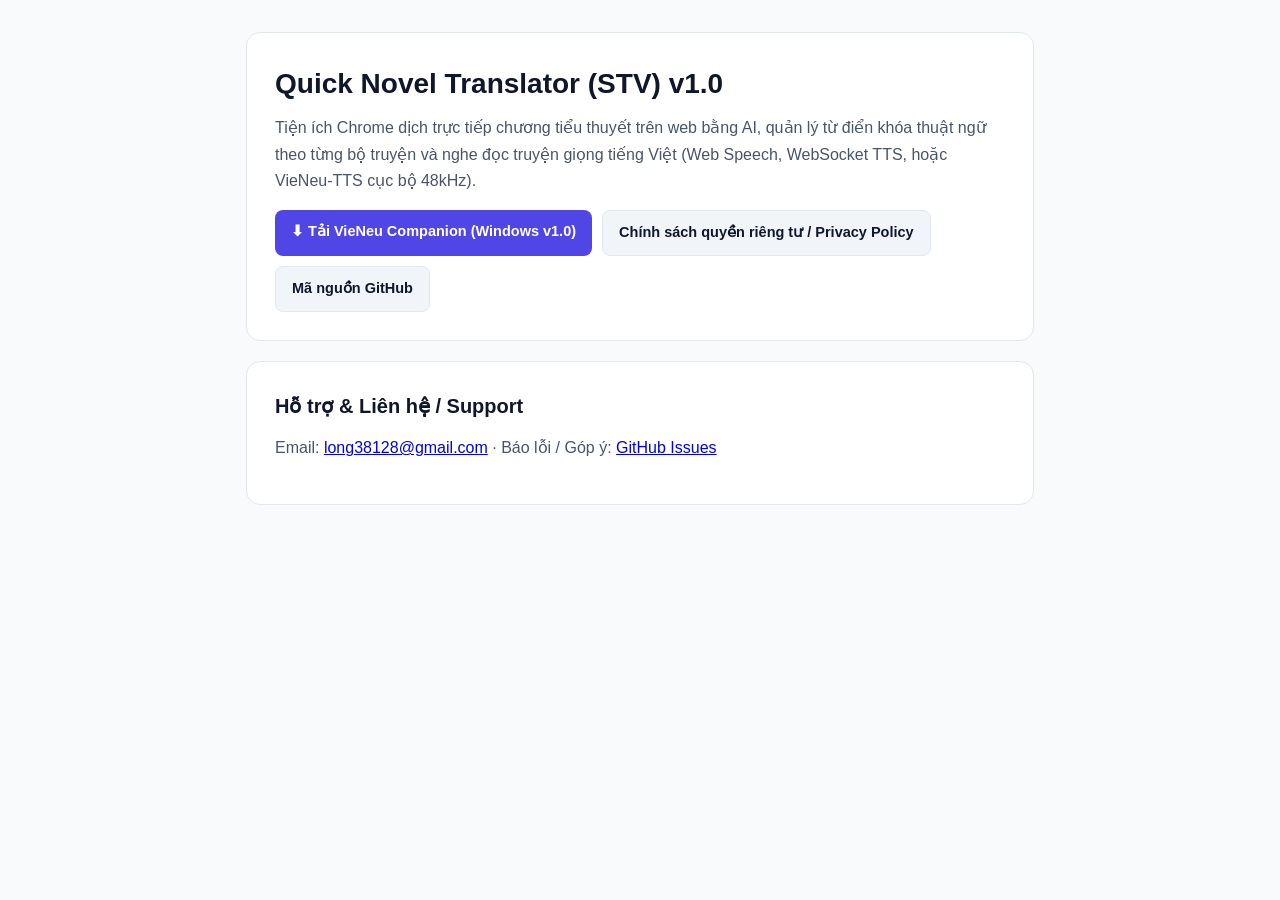
<file: docs/index.html>
<!DOCTYPE html>
<html lang="vi">

<head>
    <meta charset="UTF-8">
    <meta name="viewport" content="width=device-width, initial-scale=1.0">
    <meta name="color-scheme" content="light dark">
    <title>Quick Novel Translator — Dịch &amp; Nghe Tiểu Thuyết AI</title>
    <style>
        :root {
            color-scheme: light dark;
            --bg: #f8fafc;
            --surface: #ffffff;
            --surface-2: #f1f5f9;
            --border: #e2e8f0;
            --text: #0f172a;
            --text-muted: #475569;
            --primary: #4f46e5;
            --accent: #0d9488;
        }

        @media (prefers-color-scheme: dark) {
            :root {
                --bg: #0b1120;
                --surface: #111c33;
                --surface-2: #1e293b;
                --border: #26354d;
                --text: #f8fafc;
                --text-muted: #94a3b8;
                --primary: #818cf8;
                --accent: #2dd4bf;
            }
        }

        * {
            box-sizing: border-box;
        }

        body {
            margin: 0;
            font-family: -apple-system, BlinkMacSystemFont, 'Segoe UI', Roboto, sans-serif;
            font-size: 16px;
            line-height: 1.65;
            color: var(--text);
            background: var(--bg);
        }

        :where(a:any-link):focus-visible {
            outline: 2px solid var(--primary);
            outline-offset: 2px;
        }

        .visually-hidden:where(:not(:focus-within, :active)) {
            position: absolute !important;
            clip-path: inset(50%) !important;
            overflow: hidden !important;
            width: 1px !important;
            height: 1px !important;
            margin: -1px !important;
            padding: 0 !important;
            border: 0 !important;
            white-space: nowrap !important;
        }

        .skip-link:focus {
            position: fixed;
            inset-block-start: 12px;
            inset-inline-start: 12px;
            z-index: 100;
            padding: 8px 14px;
            border-radius: 8px;
            background: var(--primary);
            color: #fff;
            font-weight: 600;
            text-decoration: none;
        }

        .container {
            max-width: 820px;
            margin: 0 auto;
            padding: 32px 16px;
        }

        .card {
            background: var(--surface);
            border: 1px solid var(--border);
            border-radius: 14px;
            padding: 28px;
            margin-bottom: 20px;
        }

        h1 {
            margin: 0 0 8px;
            font-size: 28px;
        }

        h2 {
            margin: 0 0 12px;
            font-size: 20px;
        }

        p {
            margin: 0 0 14px;
            color: var(--text-muted);
        }

        .actions {
            display: flex;
            flex-wrap: wrap;
            gap: 10px;
            margin-top: 16px;
        }

        .btn {
            display: inline-block;
            padding: 10px 16px;
            border-radius: 8px;
            font-weight: 600;
            text-decoration: none;
            font-size: 14.5px;
        }

        .btn-primary {
            background: var(--primary);
            color: #fff;
        }

        .btn-secondary {
            background: var(--surface-2);
            color: var(--text);
            border: 1px solid var(--border);
        }
    </style>
</head>

<body>
    <a href="#main-title" class="skip-link visually-hidden">Skip to content</a>

    <main class="container">
        <section class="card">
            <h1 id="main-title" tabindex="-1">Quick Novel Translator (STV) v1.0</h1>
            <p>Tiện ích Chrome dịch trực tiếp chương tiểu thuyết trên web bằng AI, quản lý từ điển khóa thuật ngữ theo từng bộ truyện và nghe đọc truyện giọng tiếng Việt (Web Speech, WebSocket TTS, hoặc VieNeu-TTS cục bộ 48kHz).</p>
            <div class="actions">
                <a class="btn btn-primary" href="https://github.com/trankhiembaolong/quick-novel-translator/releases/download/v1.0/STV-VieNeu-Companion-Windows-v1.0.zip">⬇ Tải VieNeu Companion (Windows v1.0)</a>
                <a class="btn btn-secondary" href="./privacy.html">Chính sách quyền riêng tư / Privacy Policy</a>
                <a class="btn btn-secondary" href="https://github.com/trankhiembaolong/quick-novel-translator" target="_blank" rel="noopener noreferrer">Mã nguồn GitHub</a>
            </div>
        </section>

        <section class="card">
            <h2>Hỗ trợ &amp; Liên hệ / Support</h2>
            <p>Email: <a href="mailto:long38128@gmail.com">long38128@gmail.com</a> · Báo lỗi / Góp ý: <a href="https://github.com/trankhiembaolong/quick-novel-translator/issues" target="_blank" rel="noopener noreferrer">GitHub Issues</a></p>
        </section>
    </main>
</body>

</html>
</file>
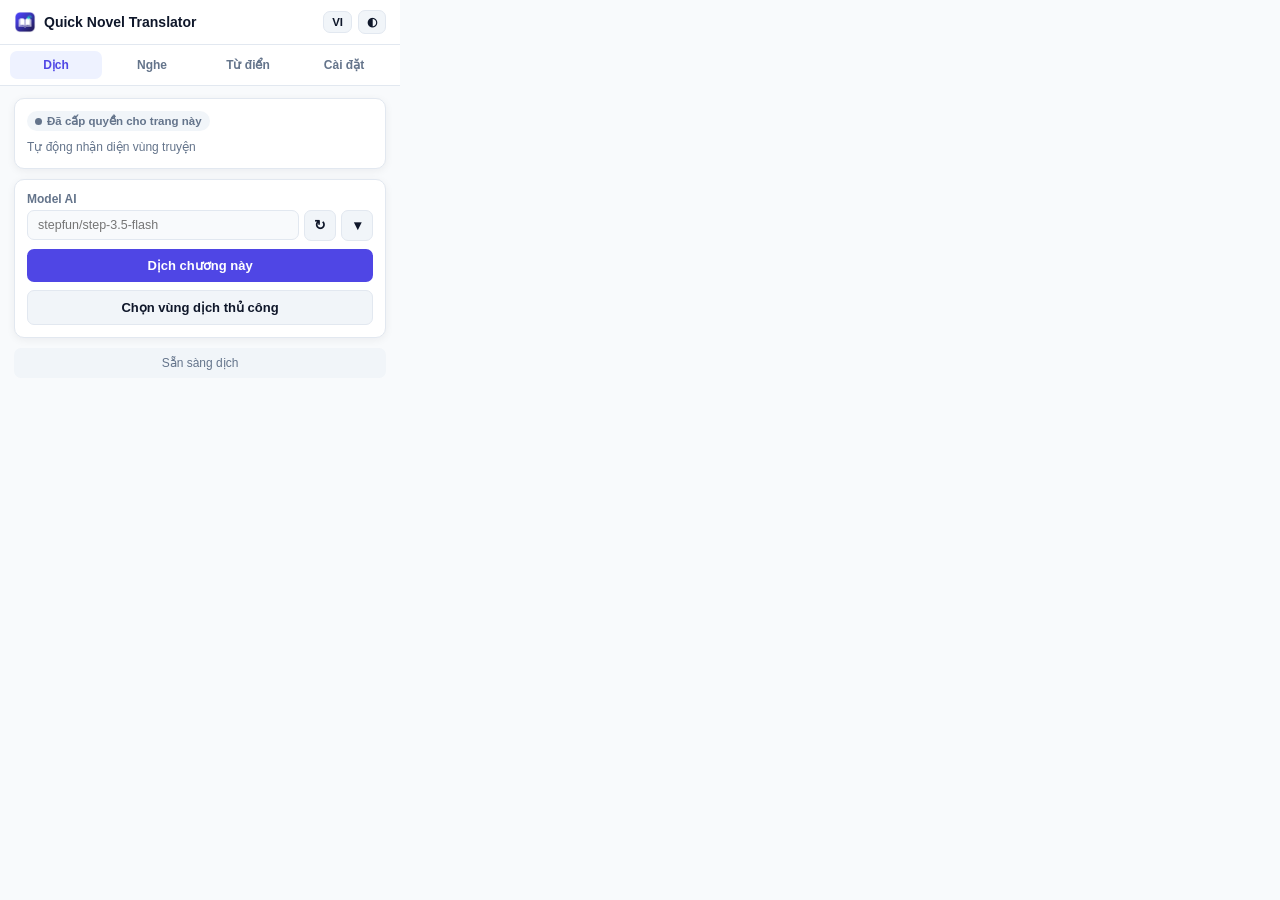
<file: popup.html>
<!DOCTYPE html>
<html lang="vi">

<head>
    <meta charset="UTF-8">
    <meta name="color-scheme" content="dark light">
    <title>Quick Novel Translator</title>
    <link rel="stylesheet" href="popup.css">
</head>

<body>
    <header class="app-header">
        <div class="brand">
            <img src="icons/icon48.png" alt="Logo" class="brand-icon">
            <h1 class="brand-title" data-i18n="app_title">Quick Novel Translator</h1>
        </div>
        <div class="header-actions">
            <button id="btn-lang-toggle" class="icon-btn" type="button" title="Language">VI</button>
            <button id="btn-theme-toggle" class="icon-btn" type="button" title="Theme">◐</button>
        </div>
    </header>

    <nav class="tab-bar" role="tablist">
        <button class="tab-btn active" data-tab="translate" role="tab" aria-selected="true" data-i18n="nav_translate">Dịch</button>
        <button class="tab-btn" data-tab="tts" role="tab" aria-selected="false" data-i18n="nav_tts">Nghe</button>
        <button class="tab-btn" data-tab="glossary" role="tab" aria-selected="false" data-i18n="nav_glossary">Từ điển</button>
        <button class="tab-btn" data-tab="settings" role="tab" aria-selected="false" data-i18n="nav_settings">Cài đặt</button>
    </nav>

    <main class="tab-content">
        <!-- TAB 1: TRANSLATE -->
        <section id="panel-translate" class="tab-panel active" role="tabpanel">
            <!-- Onboarding Card (shown when API Key is missing) -->
            <div id="onboarding-card" class="card card-warning" hidden>
                <h3 class="card-title" data-i18n="onboarding_title">Chào mừng! Thiết lập nhanh 2 bước</h3>
                <p class="muted" data-i18n="onboarding_desc">Nhập API Key (OpenRouter / OpenAI) để bắt đầu dịch truyện ngay trên trình duyệt.</p>
                <div class="input-with-btn">
                    <input type="password" id="onboarding-api-key" data-i18n-attr="placeholder:onboarding_key_placeholder" placeholder="Dán API Key...">
                    <button id="btn-onboarding-save" class="btn btn-primary btn-sm" type="button" data-i18n="onboarding_save_btn">Lưu &amp; Bắt đầu</button>
                </div>
            </div>

            <!-- Site Permission & Selector Status -->
            <div class="card">
                <div class="site-row">
                    <span id="site-perm-badge" class="badge">
                        <span class="dot"></span>
                        <span id="site-perm-text" data-i18n="site_access_granted">Đã cấp quyền cho trang này</span>
                    </span>
                    <button id="btn-grant-site" class="btn btn-secondary btn-sm" type="button" hidden data-i18n="btn_grant_site">Cấp quyền trang này</button>
                </div>
                <div class="site-row">
                    <span id="site-selector-text" class="muted" data-i18n="site_selector_none">Tự động nhận diện vùng truyện</span>
                    <button id="btn-clear-selector" class="btn btn-secondary btn-sm" type="button" hidden data-i18n="btn_clear_selector">Xóa vùng đã lưu</button>
                </div>
            </div>

            <!-- Quick Model & Actions -->
            <div class="card">
                <div class="field model-picker-field">
                    <label class="field-label" for="main-model" data-i18n="label_model">Model AI</label>
                    <div class="model-picker-row">
                        <input type="text" id="main-model" autocomplete="off" data-i18n-attr="placeholder:model_placeholder" placeholder="stepfun/step-3.5-flash">
                        <button id="btn-fetch-models" class="btn btn-secondary btn-sm model-action-btn" type="button" data-i18n-attr="title:btn_fetch_models_title,aria-label:btn_fetch_models_title" title="Tải danh sách model từ API">↻</button>
                        <button id="btn-model-dropdown" class="btn btn-secondary btn-sm model-action-btn" type="button" popovertarget="model-dropdown-panel" aria-expanded="false" aria-controls="model-dropdown-panel" data-i18n-attr="title:btn_model_dropdown_title,aria-label:btn_model_dropdown_title" title="Chọn model từ danh sách">▾</button>
                    </div>
                    <div id="model-dropdown-panel" class="model-dropdown-panel" popover="auto">
                        <div class="model-dropdown-header">
                            <input type="text" id="model-search-input" autocomplete="off" data-i18n-attr="placeholder:model_search_ph" placeholder="Tìm tên model hoặc provider...">
                        </div>
                        <div id="model-provider-filters" class="model-provider-filters"></div>
                        <div id="model-dropdown-meta" class="model-dropdown-meta muted"></div>
                        <div id="model-dropdown-list" class="model-dropdown-list"></div>
                    </div>
                </div>
                <button id="btn-translate" class="btn btn-primary" type="button" data-i18n="btn_translate">Dịch chương này</button>
                <button id="btn-pick" class="btn btn-secondary" type="button" data-i18n="btn_pick_area">Chọn vùng dịch thủ công</button>
            </div>

            <div id="status-text" class="status-banner" data-i18n="status_ready">Sẵn sàng dịch</div>
        </section>

        <!-- TAB 2: TTS / LISTEN -->
        <section id="panel-tts" class="tab-panel" role="tabpanel">
            <div class="card">
                <div class="field">
                    <label class="field-label" for="tts-engine-select" data-i18n="tts_engine_label">Engine đọc giọng</label>
                    <select id="tts-engine-select">
                        <option value="ws_default" data-i18n="tts_engine_ws">WebSocket TTS (Mặc định + Tự fallback)</option>
                        <option value="webspeech" data-i18n="tts_engine_webspeech">Web Speech API (Trình duyệt offline)</option>
                        <option value="vieneu" data-i18n="tts_engine_vieneu">VieNeu Local Server (Nâng cao)</option>
                    </select>
                </div>

                <div class="field">
                    <label class="field-label" for="tts-voice-quick" data-i18n="tts_voice_label">Giọng đọc</label>
                    <select id="tts-voice-quick"></select>
                </div>

                <div class="field">
                    <div class="site-row">
                        <label class="field-label" for="tts-speed-range" data-i18n="tts_speed_label">Tốc độ đọc</label>
                        <span id="tts-speed-label-val" class="muted" style="font-weight: 700;">1.0x</span>
                    </div>
                    <input type="range" id="tts-speed-range" min="0.8" max="2.0" step="0.1" value="1.0">
                </div>

                <div class="btn-row">
                    <button id="btn-tts-play" class="btn btn-accent" type="button" data-i18n="btn_tts_play">Nghe chương này</button>
                    <button id="btn-tts-stop" class="btn btn-danger" type="button" hidden data-i18n="btn_tts_stop">Dừng đọc</button>
                </div>
            </div>

            <!-- Offline Audio Export Card -->
            <div class="card">
                <h3 class="card-title" data-i18n="tts_download_title">Tải Audio nghe offline (WAV)</h3>
                <div class="field">
                    <label class="field-label" for="tts-download-source" data-i18n="tts_download_source_label">Nguồn tạo Audio khi tải</label>
                    <select id="tts-download-source">
                        <option value="current" data-i18n="tts_download_source_current">Theo Engine đang chọn ở trên</option>
                        <option value="colab_gpu" data-i18n="tts_download_source_colab">⚡ VieNeu · Google Colab GPU (Siêu tốc)</option>
                    </select>
                </div>
                <div id="tts-colab-panel" class="colab-box" hidden>
                    <div class="site-row">
                        <span id="tts-colab-badge" class="badge">
                            <span class="dot"></span>
                            <span id="tts-colab-status-label" data-i18n="tts_colab_badge_offline">Colab: Chưa kết nối</span>
                        </span>
                        <span id="tts-colab-gpu-pill" class="pill-tag">T4 · 6x</span>
                    </div>
                    <div class="btn-row">
                        <button id="btn-tts-colab-open" class="btn btn-primary btn-sm" type="button" data-i18n="tts_colab_btn_open">🚀 Mở Colab GPU</button>
                        <button id="btn-tts-colab-copy" class="btn btn-secondary btn-sm" type="button" data-i18n="tts_colab_btn_copy">📋 Copy lệnh Colab</button>
                    </div>
                    <div class="input-with-btn">
                        <input type="text" id="tts-colab-url" autocomplete="off" data-i18n-attr="placeholder:tts_colab_url_ph" placeholder="Dán link https://xxxx.trycloudflare.com...">
                        <button id="btn-tts-colab-paste" class="btn btn-secondary btn-sm" type="button" data-i18n="tts_colab_btn_paste">📋 Dán</button>
                    </div>
                    <div class="field">
                        <label class="field-label" for="tts-colab-voice" data-i18n="tts_colab_voice_label">Giọng đọc VieNeu (Colab)</label>
                        <select id="tts-colab-voice"></select>
                    </div>
                    <p id="tts-colab-hint" class="muted" data-i18n="tts_colab_step_hint">B1: Bấm Mở Colab &amp; chạy nút ▶ · B2: Bấm Dán link rồi Tải Audio.</p>
                </div>
                <div class="field">
                    <label class="field-label" for="tts-export-translate-concurrency" data-i18n="tts_export_translate_concurrency_label">Luồng dịch song song khi tải WAV</label>
                    <select id="tts-export-translate-concurrency" name="ttsExportTranslateConcurrency">
                        <option value="1" data-i18n="optExportTransConc1">1 luồng (Tuần tự, giữ từ điển tuyệt đối)</option>
                        <option value="2" data-i18n="optExportTransConc2">2 luồng (Nhẹ nhàng)</option>
                        <option value="3" selected data-i18n="optExportTransConc3">3 luồng (Cân bằng · Khuyên dùng)</option>
                        <option value="4" data-i18n="optExportTransConc4">4 luồng (Nhanh)</option>
                        <option value="5" data-i18n="optExportTransConc5">5 luồng (Rất nhanh)</option>
                        <option value="6" data-i18n="optExportTransConc6">6 luồng (Tối đa · Cần API ổn định)</option>
                    </select>
                </div>
                <div class="field">
                    <label class="field-label" for="tts-export-fetch-pace" data-i18n="tts_export_fetch_pace_label">Nhịp quét chương (chống Captcha)</label>
                    <select id="tts-export-fetch-pace" name="ttsExportFetchPace">
                        <option value="natural" selected data-i18n="optExportFetchPaceNatural">Tự nhiên như người đọc (Khuyên dùng)</option>
                        <option value="gentle" data-i18n="optExportFetchPaceGentle">Rất chậm · An toàn tối đa (1 chương/lần)</option>
                        <option value="fast" data-i18n="optExportFetchPaceFast">Nhanh (Tải trước nhiều chương · Dễ dính Captcha)</option>
                    </select>
                </div>
                <div class="field">
                    <label class="field-label" for="tts-download-minutes" data-i18n="tts_download_minutes_label">Thời lượng tối thiểu (phút)</label>
                    <div class="input-with-btn">
                        <input type="number" id="tts-download-minutes" name="ttsDownloadMinutes" min="5" max="240" step="5" value="30" inputmode="numeric" aria-describedby="tts-download-hint" style="flex: 0 0 90px;">
                        <button id="btn-tts-download" class="btn btn-secondary" type="button" data-i18n="btn_tts_download" style="flex: 1;">⬇ Tải Audio (WAV)</button>
                    </div>
                </div>
                <p id="tts-download-hint" class="muted" data-i18n="tts_download_hint">Tự động nối tiếp và đọc trọn các chương sau cho đến khi đủ số phút.</p>
            </div>

            <!-- Advanced VieNeu Setup Card (collapsible / shown when VieNeu selected or user expands) -->
            <div id="vieneu-advanced-card" class="card" hidden>
                <div class="site-row">
                    <h3 class="card-title" data-i18n="tts_vieneu_guide_title">Cài đặt VieNeu-TTS Local</h3>
                    <span id="tts-server-badge" class="badge">
                        <span class="dot" id="tts-server-dot"></span>
                        <span id="tts-server-label" data-i18n="tts_vieneu_off">VieNeu: Đang tắt</span>
                    </span>
                </div>
                <p class="muted" data-i18n="tts_vieneu_guide_desc">Dùng giọng AI tiếng Việt chất lượng cao chạy trên máy cá nhân qua Native Host.</p>
                <div class="btn-row">
                    <button id="btn-tts-server-toggle" class="btn btn-secondary btn-sm" type="button" data-i18n="btn_vieneu_start">Bật Server</button>
                    <button id="btn-vieneu-install-guide" class="btn btn-secondary btn-sm" type="button" data-i18n="btn_vieneu_setup">Hướng dẫn &amp; Cài đặt VieNeu</button>
                </div>
                <div id="tts-host-hint" class="muted" hidden style="word-break: break-word;"></div>
            </div>

            <div id="tts-status-text" class="status-banner" data-i18n="tts_status_idle">Chọn chương và bấm Nghe để bắt đầu.</div>
        </section>

        <!-- TAB 3: GLOSSARY -->
        <section id="panel-glossary" class="tab-panel" role="tabpanel">
            <div class="subtab-bar" role="tablist">
                <button id="subtab-glossary-terms" class="subtab-btn active" data-glossary-subtab="terms" role="tab" aria-selected="true" type="button" data-i18n="glossary_subtab_terms">Thuật ngữ</button>
                <button id="subtab-glossary-icons" class="subtab-btn" data-glossary-subtab="icons" role="tab" aria-selected="false" type="button" data-i18n="glossary_subtab_icons">Emoji / Icon</button>
            </div>

            <div id="glossary-subpanel-terms">
                <div class="card">
                    <div class="input-with-btn">
                        <select id="glossary-profile-select"></select>
                        <button id="btn-new-profile" class="btn btn-primary btn-sm" type="button" data-i18n="btn_new_profile">Tạo mới</button>
                        <button id="btn-delete-profile" class="btn btn-danger btn-sm" type="button" data-i18n="btn_delete_profile">Xóa</button>
                    </div>
                    <div class="input-with-btn">
                        <input type="text" id="add-orig" data-i18n-attr="placeholder:glossary_orig_ph" placeholder="Từ gốc (Trung)">
                        <input type="text" id="add-hanviet" data-i18n-attr="placeholder:glossary_viet_ph" placeholder="Nghĩa dịch (Việt)">
                        <button id="btn-add-term" class="btn btn-primary btn-sm" type="button" data-i18n="btn_add">Thêm</button>
                    </div>
                </div>

                <div class="card">
                    <div class="site-row">
                        <strong style="font-size: 12.5px;"><span id="glossary-list-heading">Danh sách</span> (<span id="glossary-count">0</span>)</strong>
                        <div style="display: flex; gap: 4px;">
                            <button id="btn-export-glossary" class="btn btn-secondary btn-sm" type="button" data-i18n="btn_export_json">Xuất JSON</button>
                            <button id="btn-import-glossary" class="btn btn-secondary btn-sm" type="button" data-i18n="btn_import_json">Nhập JSON</button>
                            <input type="file" id="glossary-import-file" accept=".json,application/json" style="display: none;">
                        </div>
                    </div>

                    <div class="input-with-btn">
                        <input type="text" id="glossary-search-input" data-i18n-attr="placeholder:glossary_search_ph" placeholder="Tìm từ gốc hoặc nghĩa dịch...">
                        <button id="btn-clear-search" class="btn btn-secondary btn-sm" type="button" hidden>✕</button>
                    </div>

                    <div class="filter-pills">
                        <button class="pill-btn active" data-filter="all" type="button" data-i18n="glossary_filter_all">Tất cả</button>
                        <button class="pill-btn" data-filter="locked" type="button" data-i18n="glossary_filter_locked">Đã khóa</button>
                        <button class="pill-btn" data-filter="unlocked" type="button" data-i18n="glossary_filter_unlocked">Chưa khóa</button>
                    </div>

                    <div id="glossary-batch-actions" class="glossary-tools">
                        <label class="checkbox-row" style="font-size: 11.5px;">
                            <input type="checkbox" id="select-all-terms">
                            <span data-i18n="glossary_select_all">Chọn tất cả</span>
                        </label>
                        <div style="display: flex; gap: 4px; flex-wrap: wrap;">
                            <button id="btn-scan-cleanup" class="btn btn-secondary btn-sm" type="button" data-i18n="btn_scan_clean">Quét rác</button>
                            <button id="btn-move-used" class="btn btn-secondary btn-sm" type="button" data-i18n="btn_move_used">Chuyển đã dùng</button>
                            <button id="btn-delete-selected" class="btn btn-danger btn-sm" type="button" hidden>Xóa</button>
                        </div>
                    </div>

                    <div id="glossary-list" class="glossary-list"></div>
                </div>
            </div>

            <div id="glossary-subpanel-icons" hidden>
                <div class="card">
                    <div class="input-with-btn">
                        <input type="text" id="add-icon-symbol" style="flex: 0 0 96px;" data-i18n-attr="placeholder:icon_lib_symbol_ph" placeholder="Icon / Kaomoji">
                        <input type="text" id="add-icon-meaning" data-i18n-attr="placeholder:icon_lib_meaning_ph" placeholder="Câu mô tả TTS...">
                        <button id="btn-add-icon" class="btn btn-primary btn-sm" type="button" data-i18n="btn_add">Thêm</button>
                    </div>
                    <label class="checkbox-row" style="font-size: 11.5px;">
                        <input type="checkbox" id="add-icon-skip">
                        <span data-i18n="icon_lib_skip_label">Bỏ qua (không đọc icon này khi TTS)</span>
                    </label>
                </div>

                <div class="card">
                    <div class="site-row">
                        <strong style="font-size: 12.5px;"><span id="icon-lib-heading" data-i18n="icon_lib_list_title">Thư viện Icon</span> (<span id="icon-lib-count">0</span>)</strong>
                        <div style="display: flex; gap: 4px;">
                            <button id="btn-export-icons" class="btn btn-secondary btn-sm" type="button" data-i18n="btn_export_json">Xuất JSON</button>
                            <button id="btn-import-icons" class="btn btn-secondary btn-sm" type="button" data-i18n="btn_import_json">Nhập JSON</button>
                            <input type="file" id="icon-import-file" accept=".json,application/json" style="display: none;">
                        </div>
                    </div>

                    <div class="input-with-btn">
                        <input type="text" id="icon-search-input" data-i18n-attr="placeholder:icon_lib_search_ph" placeholder="Tìm icon hoặc câu đọc...">
                        <button id="btn-clear-icon-search" class="btn btn-secondary btn-sm" type="button" hidden>✕</button>
                    </div>

                    <div class="icon-kind-bar" role="group" aria-label="Icon category">
                        <button id="icon-kind-all" class="icon-kind-btn active" data-icon-kind="all" type="button" aria-pressed="true">
                            <span data-i18n="icon_kind_all">Tất cả</span>
                            <span id="icon-kind-count-all" class="icon-kind-count">0</span>
                        </button>
                        <button id="icon-kind-emoji" class="icon-kind-btn" data-icon-kind="emoji" type="button" aria-pressed="false">
                            <span data-i18n="icon_kind_emoji">Icon / Emoji</span>
                            <span id="icon-kind-count-emoji" class="icon-kind-count">0</span>
                        </button>
                        <button id="icon-kind-kaomoji" class="icon-kind-btn" data-icon-kind="kaomoji" type="button" aria-pressed="false">
                            <span data-i18n="icon_kind_kaomoji">Kaomoji</span>
                            <span id="icon-kind-count-kaomoji" class="icon-kind-count">0</span>
                        </button>
                    </div>

                    <div class="filter-pills icon-filter-pills">
                        <button class="pill-btn active" data-icon-filter="all" type="button" data-i18n="icon_filter_all">Tất cả</button>
                        <button class="pill-btn" data-icon-filter="custom" type="button" data-i18n="icon_filter_custom">Tùy chỉnh</button>
                        <button class="pill-btn" data-icon-filter="skipped" type="button" data-i18n="icon_filter_skipped">Bỏ qua</button>
                        <button class="pill-btn" data-icon-filter="learned" type="button" data-i18n="icon_filter_learned">AI học</button>
                        <button class="pill-btn" data-icon-filter="default" type="button" data-i18n="icon_filter_default">Mặc định</button>
                    </div>

                    <div id="icon-learned-bar" class="glossary-tools" hidden>
                        <span id="icon-learned-count" class="muted" style="font-size: 11px;"></span>
                        <button id="btn-clear-learned-icons" class="btn btn-secondary btn-sm" type="button" data-i18n="icon_lib_clear_learned">Xóa cache AI</button>
                    </div>

                    <div id="icon-lib-list" class="glossary-list"></div>
                </div>
            </div>
        </section>

        <!-- TAB 4: SETTINGS -->
        <section id="panel-settings" class="tab-panel" role="tabpanel">
            <div class="card">
                <div class="field">
                    <label class="field-label" for="settings-locale" data-i18n="settings_lang_label">Ngôn ngữ giao diện</label>
                    <select id="settings-locale">
                        <option value="vi">Tiếng Việt</option>
                        <option value="en">English</option>
                    </select>
                </div>
            </div>

            <details class="settings-group" open>
                <summary data-i18n="settings_ai_section">Kết nối AI &amp; Phím tắt</summary>
                <div class="settings-body">
                    <div class="field">
                        <label class="field-label" for="api-endpoint" data-i18n="settings_endpoint_label">API Endpoint URL</label>
                        <input type="text" id="api-endpoint" placeholder="https://openrouter.ai/api/v1/chat/completions">
                        <div id="api-perm-row" class="site-row" hidden style="margin-top: 6px;">
                            <span id="api-perm-badge" class="badge">
                                <span class="dot"></span>
                                <span id="api-perm-text" data-i18n="api_access_needed">Chưa cấp quyền API</span>
                            </span>
                            <button id="btn-grant-api-host" class="btn btn-secondary btn-sm" type="button" hidden data-i18n="btn_grant_api_host">Cấp quyền API</button>
                        </div>
                    </div>
                    <div class="field">
                        <label class="field-label" for="api-key" data-i18n="settings_apikey_label">API Key</label>
                        <div class="input-with-btn">
                            <input type="password" id="api-key" placeholder="sk-or-...">
                            <button id="btn-toggle-apikey" class="btn btn-secondary btn-sm" type="button">👁</button>
                        </div>
                    </div>
                    <div class="field">
                        <label class="field-label" for="api-model" data-i18n="label_model">Model AI</label>
                        <input type="text" id="api-model" placeholder="stepfun/step-3.5-flash">
                    </div>
                    <div class="field">
                        <label class="field-label" for="api-shortcut" data-i18n="settings_shortcut_label">Phím tắt</label>
                        <input type="text" id="api-shortcut" readonly placeholder="Alt+T">
                    </div>
                    <div class="field">
                        <label class="field-label" for="api-prompt" data-i18n="settings_prompt_label">System Prompt</label>
                        <textarea id="api-prompt"></textarea>
                    </div>
                </div>
            </details>

            <details class="settings-group">
                <summary data-i18n="settings_reader_section">Giao diện đọc truyện</summary>
                <div class="settings-body">
                    <div class="field">
                        <label class="field-label" for="api-fontfamily" data-i18n="settings_fontfamily_label">Font chữ</label>
                        <select id="api-fontfamily">
                            <option value="Be Vietnam Pro">Be Vietnam Pro</option>
                            <option value="Noto Sans Vietnamese">Noto Sans Vietnamese</option>
                            <option value="Roboto">Roboto</option>
                            <option value="Inter">Inter</option>
                            <option value="Merriweather">Merriweather (Serif)</option>
                            <option value="Source Serif Pro">Source Serif Pro (Serif)</option>
                            <option value="Tahoma">Tahoma</option>
                            <option value="Segoe UI">Segoe UI</option>
                        </select>
                    </div>
                    <div class="btn-row">
                        <div class="field" style="flex: 1;">
                            <label class="field-label" for="api-fontsize" data-i18n="settings_fontsize_label">Cỡ chữ (px)</label>
                            <input type="text" id="api-fontsize" placeholder="22">
                        </div>
                        <div class="field" style="flex: 1;">
                            <label class="field-label" for="api-lineheight" data-i18n="settings_lineheight_label">Giãn dòng</label>
                            <input type="text" id="api-lineheight" placeholder="1.8">
                        </div>
                    </div>
                </div>
            </details>

            <details class="settings-group">
                <summary data-i18n="settings_tts_section">Cấu hình TTS &amp; Tự động chuyển chương</summary>
                <div class="settings-body">
                    <div class="field">
                        <label class="field-label" for="tts-ws-endpoint" data-i18n="settings_ws_url_label">WebSocket TTS Endpoint URL</label>
                        <input type="text" id="tts-ws-endpoint" placeholder="wss://tts.stv-novel.local/v1/tts">
                    </div>
                    <div class="field">
                        <label class="field-label" for="tts-ws-voice" data-i18n="settings_ws_voice_label">Tham số giọng WebSocket</label>
                        <input type="text" id="tts-ws-voice" placeholder="vi-VN-HoaiMyNeural">
                    </div>
                    <label class="checkbox-row">
                        <input type="checkbox" id="tts-ws-fallback" checked>
                        <span data-i18n="settings_ws_fallback_label">Tự động fallback sang Web Speech API khi lỗi mạng</span>
                    </label>
                    <hr style="border: 0; border-top: 1px solid var(--border); width: 100%; margin: 2px 0;">
                    <div class="field">
                        <label class="field-label" for="tts-endpoint" data-i18n="settings_vieneu_url_label">VieNeu Server URL</label>
                        <input type="text" id="tts-endpoint" placeholder="http://127.0.0.1:8000">
                    </div>
                    <div class="btn-row">
                        <div class="field" style="flex: 1;">
                            <label class="field-label" for="tts-backend" data-i18n="settings_vieneu_backend_label">Chế độ VieNeu</label>
                            <select id="tts-backend">
                                <option value="auto">Auto (GPU/CPU)</option>
                                <option value="amd_gpu" data-i18n="optBackendAmdGpu">AMD GPU (DirectML - Tăng tốc Card rời, Chuẩn gốc)</option>
                                <option value="cpu_fp32" data-i18n="optBackendCpuFp32">CPU (ONNX FP32 - Chuẩn)</option>
                                <option value="onnx_int8">CPU (ONNX INT8 - Nhanh ~2x)</option>
                                <option value="pytorch">GPU (PyTorch)</option>
                            </select>
                        </div>
                        <div class="field" style="flex: 1;">
                            <label class="field-label" for="tts-stability">Sampling</label>
                            <select id="tts-stability">
                                <option value="balanced">Balanced (0.4)</option>
                                <option value="strict">Strict (0.25)</option>
                                <option value="natural">Natural (0.8)</option>
                            </select>
                        </div>
                    </div>
                    <div class="field">
                        <label class="field-label" for="tts-apikey" data-i18n="settings_vieneu_key_label">VieNeu API Key</label>
                        <input type="password" id="tts-apikey">
                    </div>
                    <div class="field">
                        <label class="field-label" for="tts-colab-gpu" data-i18n="settings_colab_gpu_label">Loại GPU Google Colab (khi tải Audio)</label>
                        <select id="tts-colab-gpu">
                            <option value="T4" data-i18n="optColabGpuT4">NVIDIA T4 (15GB · Mặc định Free/Pro · 6 luồng)</option>
                            <option value="L4" data-i18n="optColabGpuL4">NVIDIA L4 (22.5GB · Colab Pro · 8 luồng)</option>
                            <option value="A100" data-i18n="optColabGpuA100">NVIDIA A100 (40/80GB · Colab Pro+ · 12 luồng)</option>
                            <option value="auto" data-i18n="optColabGpuAuto">Tự động theo VRAM trên Colab (Auto-scale)</option>
                        </select>
                    </div>
                    <label class="checkbox-row">
                        <input type="checkbox" id="tts-autoplay">
                        <span data-i18n="settings_tts_autoplay">Tự động đọc sau khi dịch xong chương</span>
                    </label>
                    <label class="checkbox-row">
                        <input type="checkbox" id="tts-autonext" checked>
                        <span data-i18n="settings_tts_autonext">Tự động tải trước &amp; chuyển chương tiếp theo</span>
                    </label>
                    <div class="field">
                        <label class="field-label" for="tts-preload-sec" data-i18n="settings_tts_preload_sec">Thời gian tải trước (giây)</label>
                        <input type="number" id="tts-preload-sec" min="5" max="300" placeholder="60">
                    </div>
                    <div class="btn-row">
                        <div class="field" style="flex: 1;">
                            <label class="field-label" for="tts-icon-mode" data-i18n="settings_tts_icon_mode_label">Mô tả icon / kaomoji</label>
                            <select id="tts-icon-mode">
                                <option value="auto" data-i18n="tts_icon_mode_auto">Tự động (Từ điển + AI)</option>
                                <option value="local" data-i18n="tts_icon_mode_local">Chỉ cục bộ (Offline)</option>
                                <option value="off" data-i18n="tts_icon_mode_off">Tắt (chỉ lọc ký tự rác)</option>
                            </select>
                        </div>
                        <div class="field" style="flex: 1;">
                            <label class="field-label" for="tts-icon-style" data-i18n="settings_tts_icon_style_label">Phong cách đọc icon</label>
                            <select id="tts-icon-style">
                                <option value="tagged" data-i18n="tts_icon_style_tagged" selected>Tách bạch (Biểu cảm...)</option>
                                <option value="natural" data-i18n="tts_icon_style_natural">Tự nhiên theo truyện</option>
                            </select>
                        </div>
                    </div>
                    <button id="btn-open-icon-lib" class="btn btn-secondary btn-sm" type="button" data-i18n="btn_open_icon_lib">Quản lý thư viện Emoji / Icon →</button>
                    <label class="checkbox-row">
                        <input type="checkbox" id="settings-debug-log">
                        <span data-i18n="settings_debug_log">Bật log debug chi tiết</span>
                    </label>
                </div>
            </details>

            <button id="btn-save" class="btn btn-primary" type="button" data-i18n="btn_save_settings">Lưu cấu hình</button>
            <div id="save-status" class="status-banner success" hidden data-i18n="settings_saved">Đã lưu cấu hình!</div>
        </section>
    </main>

    <!-- ACCESSIBLE DIALOG MODAL (replaces alert/confirm/prompt) -->
    <div id="app-dialog-overlay" class="modal-overlay" hidden role="dialog" aria-modal="true" aria-labelledby="app-dialog-title">
        <div class="modal-box">
            <h4 id="app-dialog-title"></h4>
            <p id="app-dialog-message" class="muted"></p>
            <input type="text" id="app-dialog-input" hidden>
            <div class="modal-actions">
                <button id="app-dialog-cancel" class="btn btn-secondary btn-sm" type="button" data-i18n="modal_cancel">Hủy</button>
                <button id="app-dialog-confirm" class="btn btn-primary btn-sm" type="button" data-i18n="modal_confirm">Xác nhận</button>
            </div>
        </div>
    </div>

    <!-- MOVE GLOSSARY MODAL -->
    <div id="move-glossary-overlay" class="modal-overlay" hidden role="dialog" aria-modal="true" aria-labelledby="move-modal-title">
        <div class="modal-box">
            <h4 id="move-modal-title" data-i18n="modal_move_title">Chuyển thuật ngữ đã dùng</h4>
            <p class="muted" data-i18n="modal_move_desc">Các thuật ngữ xuất hiện trong chương hiện tại sẽ được chuyển sang thư viện đích.</p>
            <div class="field">
                <label class="field-label" for="move-target-profile" data-i18n="modal_move_target">Thư viện đích</label>
                <select id="move-target-profile"></select>
            </div>
            <div id="move-modal-status" class="muted"></div>
            <div class="modal-actions">
                <button class="btn btn-secondary btn-sm" id="btn-move-cancel" type="button" data-i18n="modal_cancel">Hủy</button>
                <button class="btn btn-primary btn-sm" id="btn-move-confirm" type="button" data-i18n="modal_move_btn">Chuyển</button>
            </div>
        </div>
    </div>

    <!-- CLEAN GLOSSARY MODAL -->
    <div id="clean-glossary-overlay" class="modal-overlay" hidden role="dialog" aria-modal="true" aria-labelledby="clean-modal-title">
        <div class="modal-box" style="max-width: 370px;">
            <h4 id="clean-modal-title" data-i18n="modal_clean_title">Quét &amp; Dọn rác Glossary</h4>
            <p id="clean-summary" class="muted"></p>
            <div id="clean-toolbar" class="site-row" hidden>
                <label class="checkbox-row" style="font-size: 12px;">
                    <input type="checkbox" id="clean-select-all">
                    <span data-i18n="glossary_select_all">Chọn tất cả</span>
                </label>
                <span id="clean-selected-count" class="muted">0</span>
            </div>
            <div id="clean-issue-list" class="clean-issue-list"></div>
            <div id="clean-modal-status" class="muted"></div>
            <div class="modal-actions">
                <button class="btn btn-secondary btn-sm" id="btn-clean-cancel" type="button" data-i18n="modal_close">Đóng</button>
                <button class="btn btn-primary btn-sm" id="btn-clean-apply" type="button">Apply</button>
            </div>
        </div>
    </div>

    <script src="i18n.js"></script>
    <script src="url-validator.js"></script>
    <script src="glossary-utils.js"></script>
    <script src="tts-icon-describer.js"></script>
    <script src="popup.js"></script>
</body>

</html>
</file>
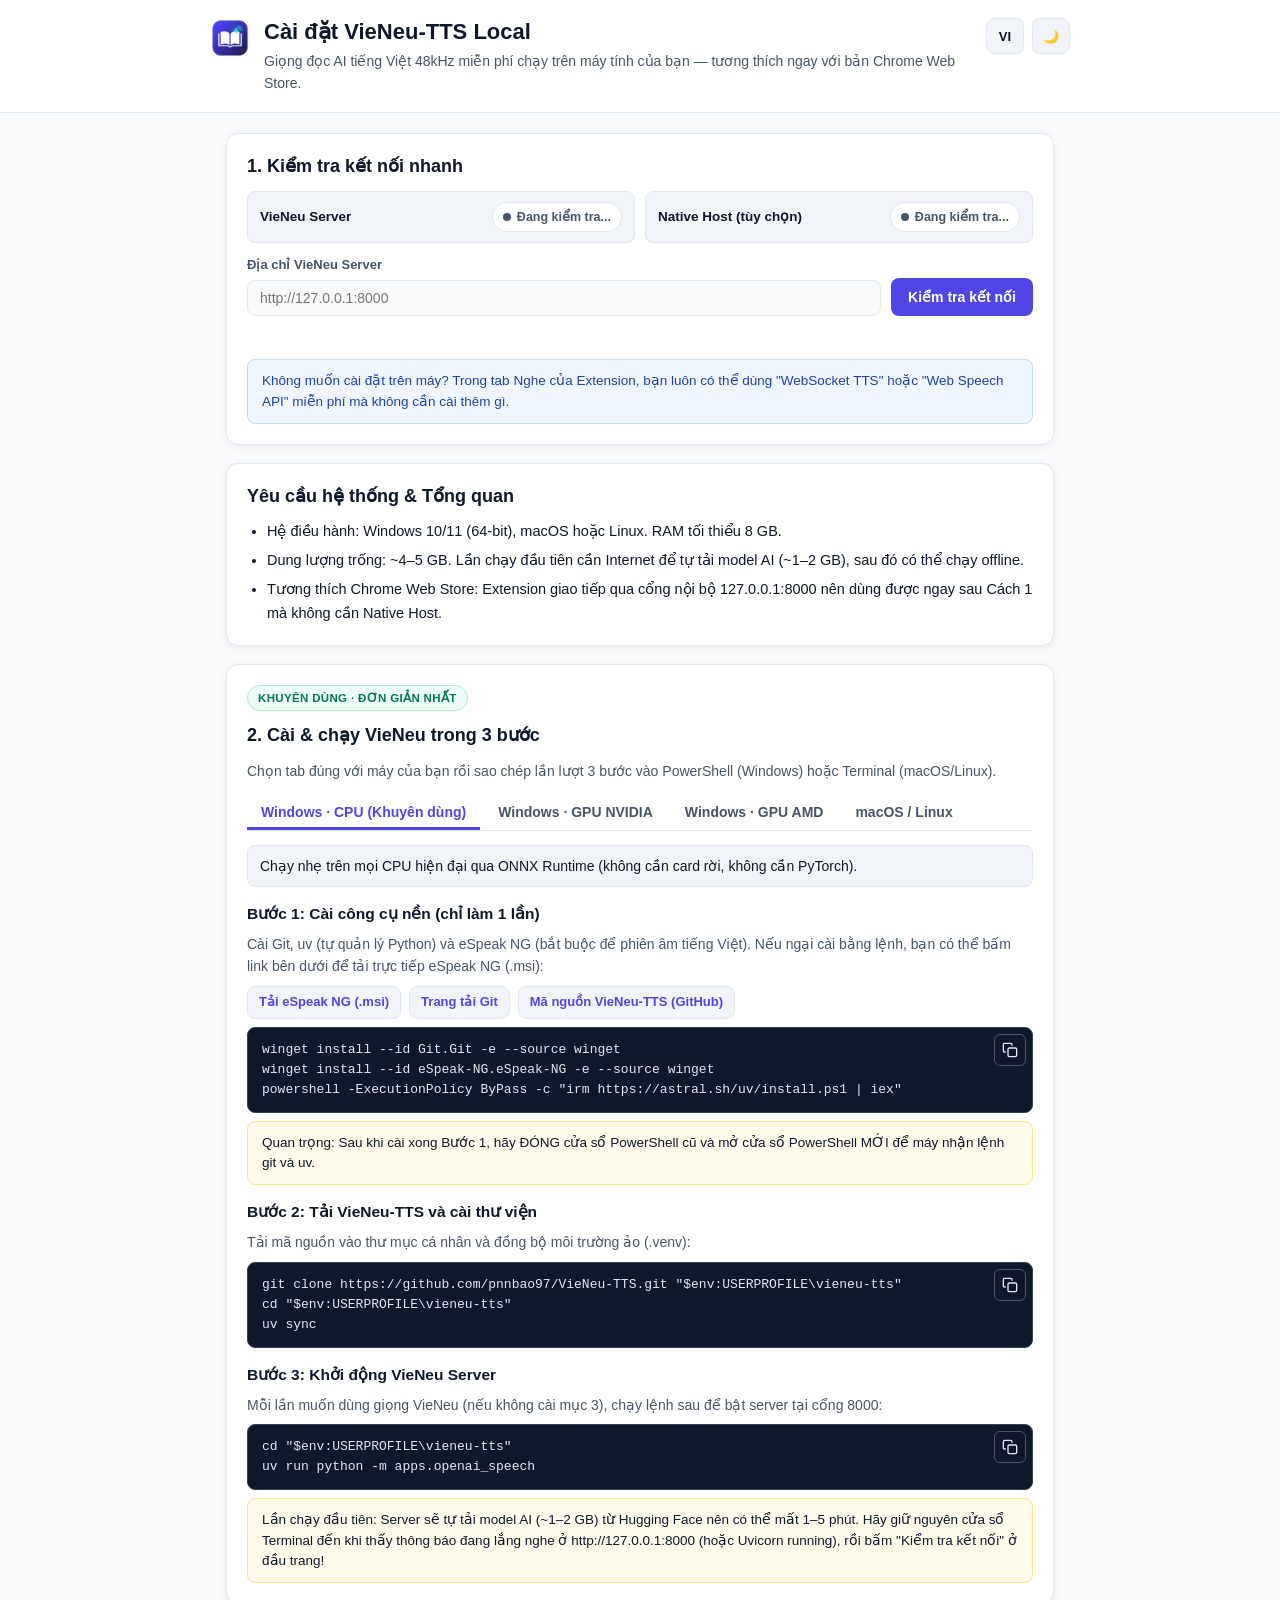
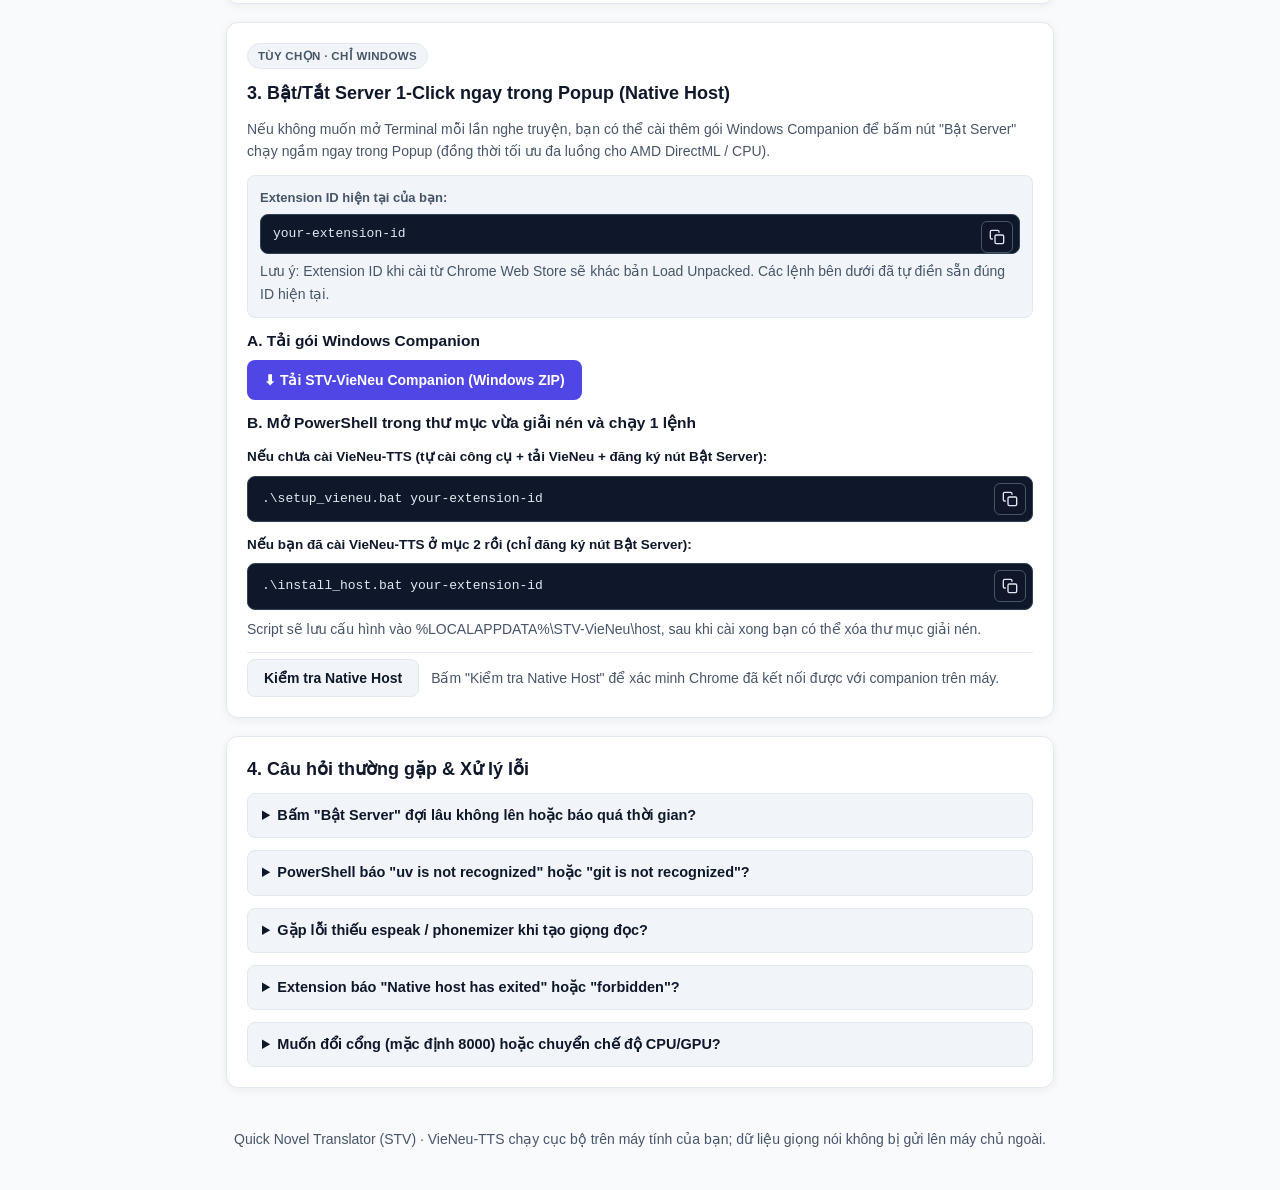
<file: vieneu-setup.html>
<!DOCTYPE html>
<html lang="vi">

<head>
    <meta charset="UTF-8">
    <meta name="viewport" content="width=device-width, initial-scale=1.0">
    <meta name="color-scheme" content="dark light">
    <title data-i18n="setup_page_title">Hướng dẫn cài đặt VieNeu-TTS Local | Quick Novel Translator</title>
    <link rel="stylesheet" href="vieneu-setup.css">
</head>

<body>
    <a href="#setup-main-heading" class="skip-link visually-hidden" data-i18n="setup_skip_link">Chuyển đến nội dung hướng dẫn</a>

    <header class="setup-header">
        <div class="setup-header-inner">
            <div class="brand">
                <img src="icons/icon48.png" alt="" class="brand-icon">
                <div>
                    <h1 id="setup-main-heading" tabindex="-1" class="brand-title" data-i18n="setup_header_title">Cài đặt VieNeu-TTS Local</h1>
                    <p class="brand-subtitle" data-i18n="setup_header_subtitle">Giọng đọc AI tiếng Việt 48kHz miễn phí chạy trên máy tính của bạn — tương thích ngay với bản Chrome Web Store.</p>
                </div>
            </div>
            <div class="header-actions">
                <button id="btn-setup-lang" class="icon-btn" type="button" data-i18n-attr="aria-label:setup_toggle_lang_label,title:setup_toggle_lang_label" aria-label="Chuyển ngôn ngữ giao diện">VI</button>
                <button id="btn-setup-theme" class="icon-btn" type="button" data-i18n-attr="aria-label:setup_toggle_theme_label,title:setup_toggle_theme_label" aria-label="Chuyển giao diện sáng hoặc tối">🌙</button>
            </div>
        </div>
    </header>

    <main class="setup-main">
        <!-- 1. Live Connection & Diagnostics -->
        <section class="card diag-card" aria-labelledby="diag-section-heading">
            <h2 id="diag-section-heading" class="section-heading" data-i18n="setup_diag_title">1. Kiểm tra kết nối nhanh</h2>

            <div class="diag-badges">
                <div class="diag-pill">
                    <span class="diag-pill-label" data-i18n="setup_diag_server_label">VieNeu Server</span>
                    <span id="diag-server-badge" class="badge">
                        <span class="dot" aria-hidden="true"></span>
                        <span id="diag-server-text" data-i18n="setup_diag_checking">Đang kiểm tra...</span>
                    </span>
                </div>
                <div class="diag-pill">
                    <span class="diag-pill-label" data-i18n="setup_diag_host_label">Native Host (tùy chọn)</span>
                    <span id="diag-host-badge" class="badge">
                        <span class="dot" aria-hidden="true"></span>
                        <span id="diag-host-text" data-i18n="setup_diag_checking">Đang kiểm tra...</span>
                    </span>
                </div>
            </div>

            <div class="diag-controls">
                <div class="field diag-url-field">
                    <label class="field-label" for="setup-server-url" data-i18n="setup_server_url_label">Địa chỉ VieNeu Server</label>
                    <input type="text" id="setup-server-url" placeholder="http://127.0.0.1:8000" autocomplete="off">
                </div>
                <div class="diag-btn-group">
                    <button id="btn-check-connection" class="btn btn-primary" type="button" data-i18n="setup_btn_check_conn">Kiểm tra kết nối</button>
                    <button id="btn-activate-vieneu" class="btn btn-accent" type="button" hidden data-i18n="setup_btn_activate">Dùng VieNeu ngay</button>
                </div>
            </div>

            <div id="diag-live-status" class="diag-feedback" role="status" aria-live="polite"></div>

            <div class="callout callout-info">
                <p data-i18n="setup_no_install_tip">Không muốn cài đặt trên máy? Trong tab Nghe của Extension, bạn luôn có thể dùng "WebSocket TTS" hoặc "Web Speech API" miễn phí mà không cần cài thêm gì.</p>
            </div>
        </section>

        <!-- System Requirements Overview -->
        <section class="card" aria-labelledby="prereq-heading">
            <h2 id="prereq-heading" class="section-heading" data-i18n="setup_prereq_title">Yêu cầu hệ thống &amp; Tổng quan</h2>
            <ul class="bullet-list">
                <li data-i18n="setup_prereq_os">Hệ điều hành: Windows 10/11 (64-bit), macOS hoặc Linux. RAM tối thiểu 8 GB.</li>
                <li data-i18n="setup_prereq_disk">Dung lượng trống: ~4–5 GB. Lần chạy đầu tiên cần Internet để tự tải model AI (~1–2 GB), sau đó có thể chạy offline.</li>
                <li data-i18n="setup_prereq_cws">Tương thích Chrome Web Store: Extension giao tiếp qua cổng nội bộ 127.0.0.1:8000 nên dùng được ngay sau Cách 1 mà không cần Native Host.</li>
            </ul>
        </section>

        <!-- 2. Method 1: Recommended 3-Step Terminal Install -->
        <section class="card" aria-labelledby="method1-heading">
            <div class="section-badge-row">
                <span class="pill-tag pill-tag-success" data-i18n="setup_method1_badge">KHUYÊN DÙNG · ĐƠN GIẢN NHẤT</span>
            </div>
            <h2 id="method1-heading" class="section-heading" data-i18n="setup_method1_title">2. Cài &amp; chạy VieNeu trong 3 bước</h2>
            <p class="muted" data-i18n="setup_method1_desc">Chọn tab đúng với máy của bạn rồi sao chép lần lượt 3 bước vào PowerShell (Windows) hoặc Terminal (macOS/Linux).</p>

            <div class="hw-tabs-wrapper">
                <div class="hw-tablist" role="tablist" focusgroup="tablist nomemory" data-i18n-attr="aria-label:setup_hw_tablist_label" aria-label="Chọn hệ điều hành và phần cứng">
                    <button type="button" role="tab" id="tab-win-cpu" data-hw="win-cpu" aria-selected="true" focusgroupstart tabindex="0" data-i18n="setup_tab_win_cpu">Windows · CPU (Khuyên dùng)</button>
                    <button type="button" role="tab" id="tab-win-nvidia" data-hw="win-nvidia" aria-selected="false" tabindex="-1" data-i18n="setup_tab_win_nvidia">Windows · GPU NVIDIA</button>
                    <button type="button" role="tab" id="tab-win-amd" data-hw="win-amd" aria-selected="false" tabindex="-1" data-i18n="setup_tab_win_amd">Windows · GPU AMD</button>
                    <button type="button" role="tab" id="tab-unix" data-hw="unix" aria-selected="false" tabindex="-1" data-i18n="setup_tab_unix">macOS / Linux</button>
                </div>

                <div class="hw-panels-grid">
                    <!-- Panel 1: Windows CPU -->
                    <div id="panel-win-cpu" role="tabpanel" aria-labelledby="tab-win-cpu" data-hw="win-cpu">
                        <div class="hw-panel-body">
                            <p class="hw-note" data-i18n="setup_win_cpu_note">Chạy nhẹ trên mọi CPU hiện đại qua ONNX Runtime (không cần card rời, không cần PyTorch).</p>

                            <div class="step-block">
                                <h3 class="step-heading" data-i18n="setup_step1_heading">Bước 1: Cài công cụ nền (chỉ làm 1 lần)</h3>
                                <p class="muted" data-i18n="setup_step1_win_desc">Cài Git, uv (tự quản lý Python) và eSpeak NG (bắt buộc để phiên âm tiếng Việt). Nếu ngại cài bằng lệnh, bạn có thể bấm link bên dưới để tải trực tiếp eSpeak NG (.msi):</p>
                                <div class="link-row">
                                    <a class="ext-link" href="https://github.com/espeak-ng/espeak-ng/releases/latest" target="_blank" rel="noopener noreferrer" data-i18n="setup_link_espeak">Tải eSpeak NG (.msi)</a>
                                    <a class="ext-link" href="https://git-scm.com/downloads" target="_blank" rel="noopener noreferrer" data-i18n="setup_link_git">Trang tải Git</a>
                                    <a class="ext-link" href="https://github.com/pnnbao97/VieNeu-TTS" target="_blank" rel="noopener noreferrer" data-i18n="setup_link_repo">Mã nguồn VieNeu-TTS (GitHub)</a>
                                </div>
                                <div class="code-block copyable">
                                    <span class="copy">
                                        <button type="button" class="copy-button" command="--copy" commandfor="cmd-win-cpu-1" data-i18n-attr="aria-label:setup_aria_copy_win_cpu_1" aria-label="Sao chép lệnh Bước 1 cho Windows CPU">
                                            <span class="copy-icon" aria-hidden="true"></span>
                                        </button>
                                        <span class="tip" role="status"></span>
                                    </span>
                                    <pre tabindex="0"><code id="cmd-win-cpu-1">winget install --id Git.Git -e --source winget
winget install --id eSpeak-NG.eSpeak-NG -e --source winget
powershell -ExecutionPolicy ByPass -c "irm https://astral.sh/uv/install.ps1 | iex"</code></pre>
                                </div>
                                <div class="callout callout-warn">
                                    <p data-i18n="setup_reopen_shell_tip">Quan trọng: Sau khi cài xong Bước 1, hãy ĐÓNG cửa sổ PowerShell cũ và mở cửa sổ PowerShell MỚI để máy nhận lệnh git và uv.</p>
                                </div>
                            </div>

                            <div class="step-block">
                                <h3 class="step-heading" data-i18n="setup_step2_heading">Bước 2: Tải VieNeu-TTS và cài thư viện</h3>
                                <p class="muted" data-i18n="setup_step2_desc">Tải mã nguồn vào thư mục cá nhân và đồng bộ môi trường ảo (.venv):</p>
                                <div class="code-block copyable">
                                    <span class="copy">
                                        <button type="button" class="copy-button" command="--copy" commandfor="cmd-win-cpu-2" data-i18n-attr="aria-label:setup_aria_copy_win_cpu_2" aria-label="Sao chép lệnh Bước 2 cho Windows CPU">
                                            <span class="copy-icon" aria-hidden="true"></span>
                                        </button>
                                        <span class="tip" role="status"></span>
                                    </span>
                                    <pre tabindex="0"><code id="cmd-win-cpu-2">git clone https://github.com/pnnbao97/VieNeu-TTS.git "$env:USERPROFILE\vieneu-tts"
cd "$env:USERPROFILE\vieneu-tts"
uv sync</code></pre>
                                </div>
                            </div>

                            <div class="step-block">
                                <h3 class="step-heading" data-i18n="setup_step3_heading">Bước 3: Khởi động VieNeu Server</h3>
                                <p class="muted" data-i18n="setup_step3_desc">Mỗi lần muốn dùng giọng VieNeu (nếu không cài mục 3), chạy lệnh sau để bật server tại cổng 8000:</p>
                                <div class="code-block copyable">
                                    <span class="copy">
                                        <button type="button" class="copy-button" command="--copy" commandfor="cmd-win-cpu-3" data-i18n-attr="aria-label:setup_aria_copy_win_cpu_3" aria-label="Sao chép lệnh Bước 3 cho Windows CPU">
                                            <span class="copy-icon" aria-hidden="true"></span>
                                        </button>
                                        <span class="tip" role="status"></span>
                                    </span>
                                    <pre tabindex="0"><code id="cmd-win-cpu-3">cd "$env:USERPROFILE\vieneu-tts"
uv run python -m apps.openai_speech</code></pre>
                                </div>
                                <div class="callout callout-warn">
                                    <p data-i18n="setup_first_run_callout">Lần chạy đầu tiên: Server sẽ tự tải model AI (~1–2 GB) từ Hugging Face nên có thể mất 1–5 phút. Hãy giữ nguyên cửa sổ Terminal đến khi thấy thông báo đang lắng nghe ở http://127.0.0.1:8000 (hoặc Uvicorn running), rồi bấm "Kiểm tra kết nối" ở đầu trang!</p>
                                </div>
                            </div>
                        </div>
                    </div>

                    <!-- Panel 2: Windows NVIDIA -->
                    <div id="panel-win-nvidia" role="tabpanel" aria-labelledby="tab-win-nvidia" data-hw="win-nvidia" hidden="until-found">
                        <div class="hw-panel-body">
                            <p class="hw-note" data-i18n="setup_win_nvidia_note">Tăng tốc CUDA cho card đồ họa NVIDIA (khuyên dùng VRAM ≥ 4 GB và driver NVIDIA mới).</p>

                            <div class="step-block">
                                <h3 class="step-heading" data-i18n="setup_step1_heading">Bước 1: Cài công cụ nền (chỉ làm 1 lần)</h3>
                                <p class="muted" data-i18n="setup_step1_win_desc">Cài Git, uv (tự quản lý Python) và eSpeak NG (bắt buộc để phiên âm tiếng Việt). Nếu ngại cài bằng lệnh, bạn có thể bấm link bên dưới để tải trực tiếp eSpeak NG (.msi):</p>
                                <div class="link-row">
                                    <a class="ext-link" href="https://github.com/espeak-ng/espeak-ng/releases/latest" target="_blank" rel="noopener noreferrer" data-i18n="setup_link_espeak">Tải eSpeak NG (.msi)</a>
                                    <a class="ext-link" href="https://git-scm.com/downloads" target="_blank" rel="noopener noreferrer" data-i18n="setup_link_git">Trang tải Git</a>
                                    <a class="ext-link" href="https://github.com/pnnbao97/VieNeu-TTS" target="_blank" rel="noopener noreferrer" data-i18n="setup_link_repo">Mã nguồn VieNeu-TTS (GitHub)</a>
                                </div>
                                <div class="code-block copyable">
                                    <span class="copy">
                                        <button type="button" class="copy-button" command="--copy" commandfor="cmd-win-nv-1" data-i18n-attr="aria-label:setup_aria_copy_win_nv_1" aria-label="Sao chép lệnh Bước 1 cho Windows GPU NVIDIA">
                                            <span class="copy-icon" aria-hidden="true"></span>
                                        </button>
                                        <span class="tip" role="status"></span>
                                    </span>
                                    <pre tabindex="0"><code id="cmd-win-nv-1">winget install --id Git.Git -e --source winget
winget install --id eSpeak-NG.eSpeak-NG -e --source winget
powershell -ExecutionPolicy ByPass -c "irm https://astral.sh/uv/install.ps1 | iex"</code></pre>
                                </div>
                                <div class="callout callout-warn">
                                    <p data-i18n="setup_reopen_shell_tip">Quan trọng: Sau khi cài xong Bước 1, hãy ĐÓNG cửa sổ PowerShell cũ và mở cửa sổ PowerShell MỚI để máy nhận lệnh git và uv.</p>
                                </div>
                            </div>

                            <div class="step-block">
                                <h3 class="step-heading" data-i18n="setup_step2_heading">Bước 2: Tải VieNeu-TTS và cài thư viện</h3>
                                <p class="muted" data-i18n="setup_step2_desc">Tải mã nguồn vào thư mục cá nhân và đồng bộ môi trường ảo (.venv):</p>
                                <div class="code-block copyable">
                                    <span class="copy">
                                        <button type="button" class="copy-button" command="--copy" commandfor="cmd-win-nv-2" data-i18n-attr="aria-label:setup_aria_copy_win_nv_2" aria-label="Sao chép lệnh Bước 2 cho Windows GPU NVIDIA">
                                            <span class="copy-icon" aria-hidden="true"></span>
                                        </button>
                                        <span class="tip" role="status"></span>
                                    </span>
                                    <pre tabindex="0"><code id="cmd-win-nv-2">git clone https://github.com/pnnbao97/VieNeu-TTS.git "$env:USERPROFILE\vieneu-tts"
cd "$env:USERPROFILE\vieneu-tts"
uv sync --extra cuda</code></pre>
                                </div>
                            </div>

                            <div class="step-block">
                                <h3 class="step-heading" data-i18n="setup_step3_heading">Bước 3: Khởi động VieNeu Server</h3>
                                <p class="muted" data-i18n="setup_step3_desc">Mỗi lần muốn dùng giọng VieNeu (nếu không cài mục 3), chạy lệnh sau để bật server tại cổng 8000:</p>
                                <div class="code-block copyable">
                                    <span class="copy">
                                        <button type="button" class="copy-button" command="--copy" commandfor="cmd-win-nv-3" data-i18n-attr="aria-label:setup_aria_copy_win_nv_3" aria-label="Sao chép lệnh Bước 3 cho Windows GPU NVIDIA">
                                            <span class="copy-icon" aria-hidden="true"></span>
                                        </button>
                                        <span class="tip" role="status"></span>
                                    </span>
                                    <pre tabindex="0"><code id="cmd-win-nv-3">cd "$env:USERPROFILE\vieneu-tts"
uv run python -m apps.openai_speech</code></pre>
                                </div>
                                <div class="callout callout-warn">
                                    <p data-i18n="setup_first_run_callout">Lần chạy đầu tiên: Server sẽ tự tải model AI (~1–2 GB) từ Hugging Face nên có thể mất 1–5 phút. Hãy giữ nguyên cửa sổ Terminal đến khi thấy thông báo đang lắng nghe ở http://127.0.0.1:8000 (hoặc Uvicorn running), rồi bấm "Kiểm tra kết nối" ở đầu trang!</p>
                                </div>
                            </div>
                        </div>
                    </div>

                    <!-- Panel 3: Windows AMD DirectML -->
                    <div id="panel-win-amd" role="tabpanel" aria-labelledby="tab-win-amd" data-hw="win-amd" hidden="until-found">
                        <div class="hw-panel-body">
                            <p class="hw-note" data-i18n="setup_win_amd_note">Tăng tốc DirectML cho card rời AMD Radeon trên Windows. Kết hợp tốt nhất với runner ở mục 3.</p>

                            <div class="step-block">
                                <h3 class="step-heading" data-i18n="setup_step1_heading">Bước 1: Cài công cụ nền (chỉ làm 1 lần)</h3>
                                <p class="muted" data-i18n="setup_step1_win_desc">Cài Git, uv (tự quản lý Python) và eSpeak NG (bắt buộc để phiên âm tiếng Việt). Nếu ngại cài bằng lệnh, bạn có thể bấm link bên dưới để tải trực tiếp eSpeak NG (.msi):</p>
                                <div class="link-row">
                                    <a class="ext-link" href="https://github.com/espeak-ng/espeak-ng/releases/latest" target="_blank" rel="noopener noreferrer" data-i18n="setup_link_espeak">Tải eSpeak NG (.msi)</a>
                                    <a class="ext-link" href="https://git-scm.com/downloads" target="_blank" rel="noopener noreferrer" data-i18n="setup_link_git">Trang tải Git</a>
                                    <a class="ext-link" href="https://github.com/pnnbao97/VieNeu-TTS" target="_blank" rel="noopener noreferrer" data-i18n="setup_link_repo">Mã nguồn VieNeu-TTS (GitHub)</a>
                                </div>
                                <div class="code-block copyable">
                                    <span class="copy">
                                        <button type="button" class="copy-button" command="--copy" commandfor="cmd-win-amd-1" data-i18n-attr="aria-label:setup_aria_copy_win_amd_1" aria-label="Sao chép lệnh Bước 1 cho Windows GPU AMD">
                                            <span class="copy-icon" aria-hidden="true"></span>
                                        </button>
                                        <span class="tip" role="status"></span>
                                    </span>
                                    <pre tabindex="0"><code id="cmd-win-amd-1">winget install --id Git.Git -e --source winget
winget install --id eSpeak-NG.eSpeak-NG -e --source winget
powershell -ExecutionPolicy ByPass -c "irm https://astral.sh/uv/install.ps1 | iex"</code></pre>
                                </div>
                                <div class="callout callout-warn">
                                    <p data-i18n="setup_reopen_shell_tip">Quan trọng: Sau khi cài xong Bước 1, hãy ĐÓNG cửa sổ PowerShell cũ và mở cửa sổ PowerShell MỚI để máy nhận lệnh git và uv.</p>
                                </div>
                            </div>

                            <div class="step-block">
                                <h3 class="step-heading" data-i18n="setup_step2_heading">Bước 2: Tải VieNeu-TTS và cài thư viện</h3>
                                <p class="muted" data-i18n="setup_step2_desc">Tải mã nguồn vào thư mục cá nhân và đồng bộ môi trường ảo (.venv):</p>
                                <div class="code-block copyable">
                                    <span class="copy">
                                        <button type="button" class="copy-button" command="--copy" commandfor="cmd-win-amd-2" data-i18n-attr="aria-label:setup_aria_copy_win_amd_2" aria-label="Sao chép lệnh Bước 2 cho Windows GPU AMD">
                                            <span class="copy-icon" aria-hidden="true"></span>
                                        </button>
                                        <span class="tip" role="status"></span>
                                    </span>
                                    <pre tabindex="0"><code id="cmd-win-amd-2">git clone https://github.com/pnnbao97/VieNeu-TTS.git "$env:USERPROFILE\vieneu-tts"
cd "$env:USERPROFILE\vieneu-tts"
uv sync
uv pip install onnxruntime-directml</code></pre>
                                </div>
                            </div>

                            <div class="step-block">
                                <h3 class="step-heading" data-i18n="setup_step3_heading">Bước 3: Khởi động VieNeu Server</h3>
                                <p class="muted" data-i18n="setup_step3_desc">Mỗi lần muốn dùng giọng VieNeu (nếu không cài mục 3), chạy lệnh sau để bật server tại cổng 8000:</p>
                                <div class="code-block copyable">
                                    <span class="copy">
                                        <button type="button" class="copy-button" command="--copy" commandfor="cmd-win-amd-3" data-i18n-attr="aria-label:setup_aria_copy_win_amd_3" aria-label="Sao chép lệnh Bước 3 cho Windows GPU AMD">
                                            <span class="copy-icon" aria-hidden="true"></span>
                                        </button>
                                        <span class="tip" role="status"></span>
                                    </span>
                                    <pre tabindex="0"><code id="cmd-win-amd-3">cd "$env:USERPROFILE\vieneu-tts"
uv run python -m apps.openai_speech</code></pre>
                                </div>
                                <div class="callout callout-warn">
                                    <p data-i18n="setup_first_run_callout">Lần chạy đầu tiên: Server sẽ tự tải model AI (~1–2 GB) từ Hugging Face nên có thể mất 1–5 phút. Hãy giữ nguyên cửa sổ Terminal đến khi thấy thông báo đang lắng nghe ở http://127.0.0.1:8000 (hoặc Uvicorn running), rồi bấm "Kiểm tra kết nối" ở đầu trang!</p>
                                </div>
                            </div>
                        </div>
                    </div>

                    <!-- Panel 4: macOS / Linux -->
                    <div id="panel-unix" role="tabpanel" aria-labelledby="tab-unix" data-hw="unix" hidden="until-found">
                        <div class="hw-panel-body">
                            <p class="hw-note" data-i18n="setup_unix_note">Hỗ trợ macOS (Apple Silicon / Intel) và Linux (Ubuntu / Debian). Chạy trực tiếp trong Terminal.</p>

                            <div class="step-block">
                                <h3 class="step-heading" data-i18n="setup_step1_heading">Bước 1: Cài công cụ nền (chỉ làm 1 lần)</h3>
                                <p class="muted" data-i18n="setup_step1_unix_desc">Cài Git, uv và eSpeak NG trên macOS (Homebrew) hoặc Ubuntu/Debian:</p>
                                <div class="link-row">
                                    <a class="ext-link" href="https://github.com/pnnbao97/VieNeu-TTS" target="_blank" rel="noopener noreferrer" data-i18n="setup_link_repo">Mã nguồn VieNeu-TTS (GitHub)</a>
                                </div>
                                <div class="code-block copyable">
                                    <span class="copy">
                                        <button type="button" class="copy-button" command="--copy" commandfor="cmd-unix-1" data-i18n-attr="aria-label:setup_aria_copy_unix_1" aria-label="Sao chép lệnh Bước 1 cho macOS hoặc Linux">
                                            <span class="copy-icon" aria-hidden="true"></span>
                                        </button>
                                        <span class="tip" role="status"></span>
                                    </span>
                                    <pre tabindex="0"><code id="cmd-unix-1"># macOS (Homebrew):
brew install git espeak-ng uv

# Ubuntu / Debian:
sudo apt update &amp;&amp; sudo apt install -y git espeak-ng curl
curl -LsSf https://astral.sh/uv/install.sh | sh</code></pre>
                                </div>
                            </div>

                            <div class="step-block">
                                <h3 class="step-heading" data-i18n="setup_step2_heading">Bước 2: Tải VieNeu-TTS và cài thư viện</h3>
                                <p class="muted" data-i18n="setup_step2_desc">Tải mã nguồn vào thư mục cá nhân và đồng bộ môi trường ảo (.venv):</p>
                                <div class="code-block copyable">
                                    <span class="copy">
                                        <button type="button" class="copy-button" command="--copy" commandfor="cmd-unix-2" data-i18n-attr="aria-label:setup_aria_copy_unix_2" aria-label="Sao chép lệnh Bước 2 cho macOS hoặc Linux">
                                            <span class="copy-icon" aria-hidden="true"></span>
                                        </button>
                                        <span class="tip" role="status"></span>
                                    </span>
                                    <pre tabindex="0"><code id="cmd-unix-2">git clone https://github.com/pnnbao97/VieNeu-TTS.git "$HOME/vieneu-tts"
cd "$HOME/vieneu-tts"
uv sync</code></pre>
                                </div>
                            </div>

                            <div class="step-block">
                                <h3 class="step-heading" data-i18n="setup_step3_heading">Bước 3: Khởi động VieNeu Server</h3>
                                <p class="muted" data-i18n="setup_step3_desc">Mỗi lần muốn dùng giọng VieNeu (nếu không cài mục 3), chạy lệnh sau để bật server tại cổng 8000:</p>
                                <div class="code-block copyable">
                                    <span class="copy">
                                        <button type="button" class="copy-button" command="--copy" commandfor="cmd-unix-3" data-i18n-attr="aria-label:setup_aria_copy_unix_3" aria-label="Sao chép lệnh Bước 3 cho macOS hoặc Linux">
                                            <span class="copy-icon" aria-hidden="true"></span>
                                        </button>
                                        <span class="tip" role="status"></span>
                                    </span>
                                    <pre tabindex="0"><code id="cmd-unix-3">cd "$HOME/vieneu-tts"
uv run python -m apps.openai_speech</code></pre>
                                </div>
                                <div class="callout callout-warn">
                                    <p data-i18n="setup_first_run_callout">Lần chạy đầu tiên: Server sẽ tự tải model AI (~1–2 GB) từ Hugging Face nên có thể mất 1–5 phút. Hãy giữ nguyên cửa sổ Terminal đến khi thấy thông báo đang lắng nghe ở http://127.0.0.1:8000 (hoặc Uvicorn running), rồi bấm "Kiểm tra kết nối" ở đầu trang!</p>
                                </div>
                            </div>
                        </div>
                    </div>
                </div>
            </div>
        </section>

        <!-- 3. Method 2: Optional Windows 1-Click Native Host -->
        <section class="card" aria-labelledby="method2-heading">
            <div class="section-badge-row">
                <span class="pill-tag pill-tag-neutral" data-i18n="setup_method2_badge">TÙY CHỌN · CHỈ WINDOWS</span>
            </div>
            <h2 id="method2-heading" class="section-heading" data-i18n="setup_method2_title">3. Bật/Tắt Server 1-Click ngay trong Popup (Native Host)</h2>
            <p class="muted" data-i18n="setup_method2_desc">Nếu không muốn mở Terminal mỗi lần nghe truyện, bạn có thể cài thêm gói Windows Companion để bấm nút "Bật Server" chạy ngầm ngay trong Popup (đồng thời tối ưu đa luồng cho AMD DirectML / CPU).</p>

            <div class="ext-id-box">
                <span class="field-label" data-i18n="setup_ext_id_label">Extension ID hiện tại của bạn:</span>
                <div class="code-block copyable inline-code-block">
                    <span class="copy">
                        <button type="button" class="copy-button" command="--copy" commandfor="setup-ext-id" data-i18n-attr="aria-label:setup_aria_copy_ext_id" aria-label="Sao chép Extension ID hiện tại">
                            <span class="copy-icon" aria-hidden="true"></span>
                        </button>
                        <span class="tip" role="status"></span>
                    </span>
                    <pre tabindex="0"><code id="setup-ext-id">...</code></pre>
                </div>
                <p class="muted" data-i18n="setup_ext_id_note">Lưu ý: Extension ID khi cài từ Chrome Web Store sẽ khác bản Load Unpacked. Các lệnh bên dưới đã tự điền sẵn đúng ID hiện tại.</p>
            </div>

            <div class="step-block">
                <h3 class="step-heading" data-i18n="setup_companion_dl_title">A. Tải gói Windows Companion</h3>
                <div id="companion-download-row" hidden>
                    <a id="btn-download-companion" class="btn btn-primary" href="#" target="_blank" rel="noopener noreferrer" data-i18n="setup_btn_download_companion">⬇ Tải STV-VieNeu Companion (Windows ZIP)</a>
                </div>
                <p id="companion-local-note" class="muted" data-i18n="setup_companion_local_note">Tải và giải nén gói STV-VieNeu-Companion-Windows.zip từ trang Releases của extension (hoặc mở thư mục native-host nếu bạn cài bản unpacked).</p>
            </div>

            <div class="step-block">
                <h3 class="step-heading" data-i18n="setup_companion_steps_title">B. Mở PowerShell trong thư mục vừa giải nén và chạy 1 lệnh</h3>

                <p class="cmd-sublabel" data-i18n="setup_companion_all_label">Nếu chưa cài VieNeu-TTS (tự cài công cụ + tải VieNeu + đăng ký nút Bật Server):</p>
                <div class="code-block copyable">
                    <span class="copy">
                        <button type="button" class="copy-button" command="--copy" commandfor="cmd-setup-all" data-i18n-attr="aria-label:setup_aria_copy_setup_all" aria-label="Sao chép lệnh cài trọn gói setup_vieneu.bat">
                            <span class="copy-icon" aria-hidden="true"></span>
                        </button>
                        <span class="tip" role="status"></span>
                    </span>
                    <pre tabindex="0"><code id="cmd-setup-all">.\setup_vieneu.bat</code></pre>
                </div>

                <p class="cmd-sublabel" data-i18n="setup_companion_host_label">Nếu bạn đã cài VieNeu-TTS ở mục 2 rồi (chỉ đăng ký nút Bật Server):</p>
                <div class="code-block copyable">
                    <span class="copy">
                        <button type="button" class="copy-button" command="--copy" commandfor="cmd-install-host" data-i18n-attr="aria-label:setup_aria_copy_install_host" aria-label="Sao chép lệnh đăng ký Native Host install_host.bat">
                            <span class="copy-icon" aria-hidden="true"></span>
                        </button>
                        <span class="tip" role="status"></span>
                    </span>
                    <pre tabindex="0"><code id="cmd-install-host">.\install_host.bat</code></pre>
                </div>

                <p class="muted" data-i18n="setup_companion_clean_note">Script sẽ lưu cấu hình vào %LOCALAPPDATA%\STV-VieNeu\host, sau khi cài xong bạn có thể xóa thư mục giải nén.</p>
            </div>

            <div class="host-test-row">
                <button id="btn-test-native-host" class="btn btn-secondary" type="button" data-i18n="setup_btn_test_host">Kiểm tra Native Host</button>
                <p id="native-host-diag-detail" class="muted host-detail-text" role="status" aria-live="polite" data-i18n="setup_host_detail_idle">Bấm "Kiểm tra Native Host" để xác minh Chrome đã kết nối được với companion trên máy.</p>
            </div>
        </section>

        <!-- 4. Troubleshooting & FAQ -->
        <section class="card" aria-labelledby="faq-heading">
            <h2 id="faq-heading" class="section-heading" data-i18n="setup_faq_title">4. Câu hỏi thường gặp &amp; Xử lý lỗi</h2>

            <details class="faq-item">
                <summary data-i18n="setup_faq_q1">Bấm "Bật Server" đợi lâu không lên hoặc báo quá thời gian?</summary>
                <div class="faq-body">
                    <p data-i18n="setup_faq_a1">Ở lần chạy đầu tiên, VieNeu-TTS cần tải bộ model AI (~1–2 GB) từ Hugging Face nên có thể mất vài phút tùy tốc độ mạng. Hãy chạy thử lệnh ở mục 2 một lần để thấy tải xong, từ các lần sau bật trong Popup chỉ mất vài giây.</p>
                </div>
            </details>

            <details class="faq-item">
                <summary data-i18n="setup_faq_q2">PowerShell báo "uv is not recognized" hoặc "git is not recognized"?</summary>
                <div class="faq-body">
                    <p data-i18n="setup_faq_a2">Sau khi cài Git hoặc uv, Windows cần mở một cửa sổ PowerShell mới để nạp biến môi trường PATH. Hãy đóng cửa sổ cũ, mở PowerShell mới và chạy lại.</p>
                </div>
            </details>

            <details class="faq-item">
                <summary data-i18n="setup_faq_q3">Gặp lỗi thiếu espeak / phonemizer khi tạo giọng đọc?</summary>
                <div class="faq-body">
                    <p data-i18n="setup_faq_a3">VieNeu-TTS bắt buộc dùng eSpeak NG để tách âm tiếng Việt. Hãy tải và cài file .msi của eSpeak NG (link ở Bước 1), sau đó khởi động lại Terminal và VieNeu Server.</p>
                </div>
            </details>

            <details class="faq-item">
                <summary data-i18n="setup_faq_q4">Extension báo "Native host has exited" hoặc "forbidden"?</summary>
                <div class="faq-body">
                    <p data-i18n="setup_faq_a4">Lỗi "forbidden" xảy ra khi install_host.bat được chạy với Extension ID cũ (ví dụ đổi từ bản dev sang bản Chrome Web Store). Hãy copy lại Extension ID ở mục 3 và chạy lại install_host.bat.</p>
                </div>
            </details>

            <details class="faq-item">
                <summary data-i18n="setup_faq_q5">Muốn đổi cổng (mặc định 8000) hoặc chuyển chế độ CPU/GPU?</summary>
                <div class="faq-body">
                    <p data-i18n="setup_faq_a5">Mở Popup Extension → tab "Cài đặt" → mục "Cấu hình TTS &amp; Tự động chuyển chương" để sửa "VieNeu Server URL" hoặc "Chế độ chạy VieNeu", sau đó bấm "Lưu cấu hình".</p>
                </div>
            </details>
        </section>
    </main>

    <footer class="setup-footer">
        <p class="muted" data-i18n="setup_footer_note">Quick Novel Translator (STV) · VieNeu-TTS chạy cục bộ trên máy tính của bạn; dữ liệu giọng nói không bị gửi lên máy chủ ngoài.</p>
    </footer>

    <script src="i18n.js"></script>
    <script src="url-validator.js"></script>
    <script src="vieneu-setup.js"></script>
</body>

</html>
</file>
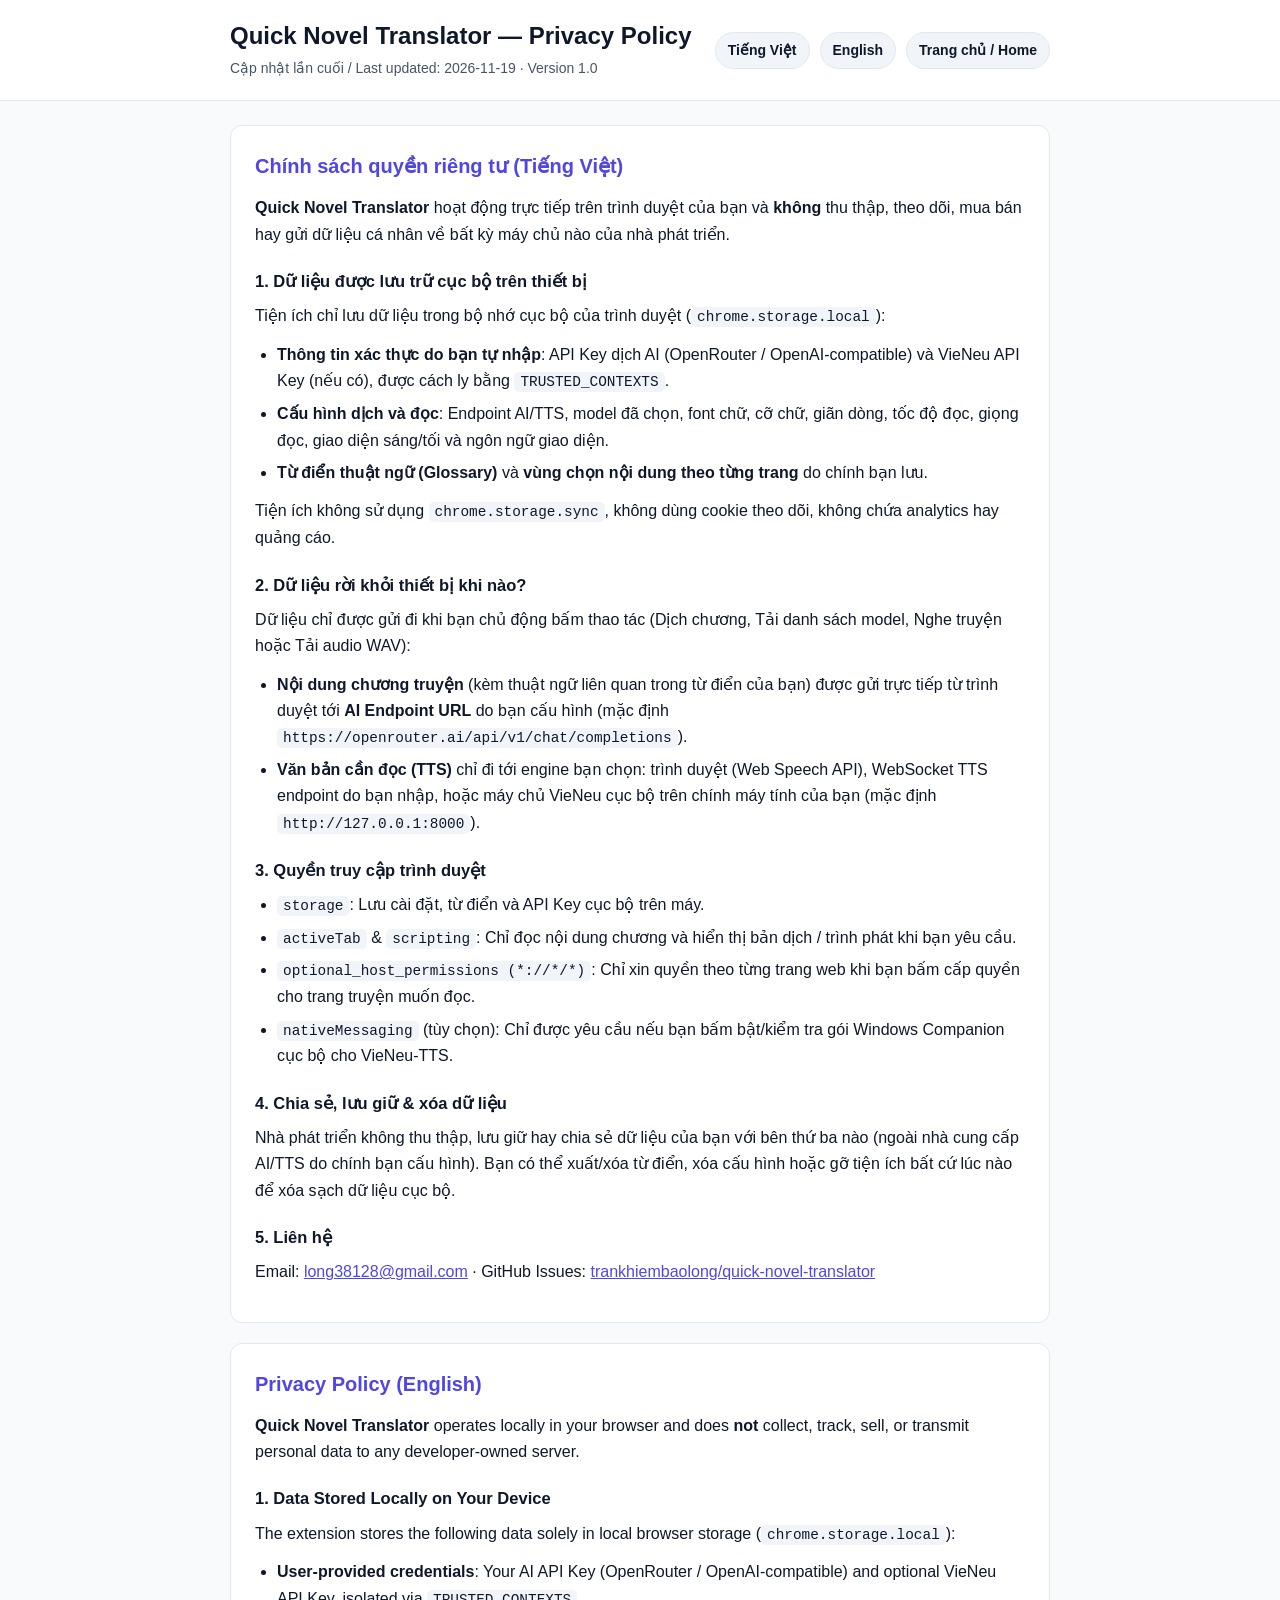
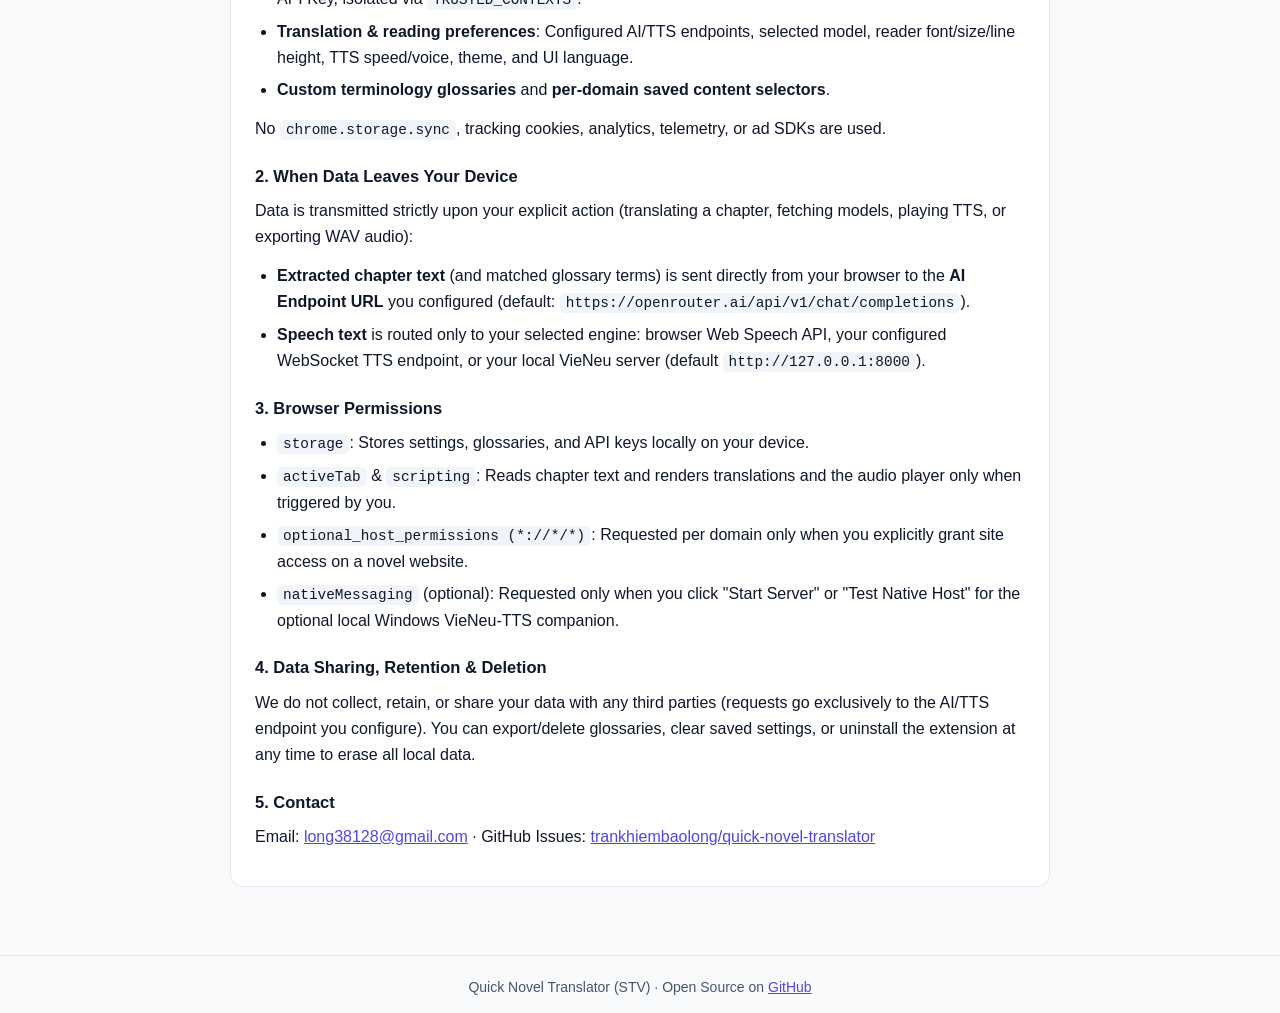
<file: docs/privacy.html>
<!DOCTYPE html>
<html lang="vi">

<head>
    <meta charset="UTF-8">
    <meta name="viewport" content="width=device-width, initial-scale=1.0">
    <meta name="color-scheme" content="light dark">
    <title>Chính sách quyền riêng tư / Privacy Policy — Quick Novel Translator</title>
    <style>
        :root {
            color-scheme: light dark;
            --bg: #f8fafc;
            --surface: #ffffff;
            --surface-2: #f1f5f9;
            --border: #e2e8f0;
            --text: #0f172a;
            --text-muted: #475569;
            --primary: #4f46e5;
            --accent: #0d9488;
        }

        @media (prefers-color-scheme: dark) {
            :root {
                --bg: #0b1120;
                --surface: #111c33;
                --surface-2: #1e293b;
                --border: #26354d;
                --text: #f8fafc;
                --text-muted: #94a3b8;
                --primary: #818cf8;
                --accent: #2dd4bf;
            }
        }

        * {
            box-sizing: border-box;
        }

        body {
            margin: 0;
            font-family: -apple-system, BlinkMacSystemFont, 'Segoe UI', Roboto, sans-serif;
            font-size: 16px;
            line-height: 1.65;
            color: var(--text);
            background: var(--bg);
        }

        :where(a:any-link):focus-visible {
            outline: 2px solid var(--primary);
            outline-offset: 2px;
        }

        .visually-hidden:where(:not(:focus-within, :active)) {
            position: absolute !important;
            clip-path: inset(50%) !important;
            overflow: hidden !important;
            width: 1px !important;
            height: 1px !important;
            margin: -1px !important;
            padding: 0 !important;
            border: 0 !important;
            white-space: nowrap !important;
        }

        .skip-link:focus {
            position: fixed;
            inset-block-start: 12px;
            inset-inline-start: 12px;
            z-index: 100;
            padding: 8px 14px;
            border-radius: 8px;
            background: var(--primary);
            color: #fff;
            font-weight: 600;
            text-decoration: none;
        }

        header {
            background: var(--surface);
            border-bottom: 1px solid var(--border);
            padding: 20px 16px;
        }

        .container {
            max-width: 820px;
            margin: 0 auto;
        }

        .header-row {
            display: flex;
            flex-wrap: wrap;
            align-items: center;
            justify-content: space-between;
            gap: 12px;
        }

        h1 {
            margin: 0;
            font-size: 24px;
            line-height: 1.3;
        }

        .subtitle {
            margin: 6px 0 0;
            color: var(--text-muted);
            font-size: 14px;
        }

        nav.lang-nav {
            display: flex;
            gap: 10px;
        }

        .nav-pill {
            display: inline-block;
            padding: 6px 12px;
            border-radius: 999px;
            border: 1px solid var(--border);
            background: var(--surface-2);
            color: var(--text);
            text-decoration: none;
            font-size: 14px;
            font-weight: 600;
        }

        .nav-pill:hover {
            border-color: var(--primary);
            color: var(--primary);
        }

        main {
            padding: 24px 16px 48px;
        }

        .card {
            background: var(--surface);
            border: 1px solid var(--border);
            border-radius: 12px;
            padding: 24px;
            margin-bottom: 20px;
        }

        h2 {
            margin: 0 0 12px;
            font-size: 20px;
            color: var(--primary);
        }

        h3 {
            margin: 20px 0 8px;
            font-size: 16.5px;
        }

        p, ul {
            margin: 0 0 12px;
        }

        ul {
            padding-inline-start: 22px;
        }

        li {
            margin-bottom: 6px;
        }

        a {
            color: var(--primary);
        }

        code {
            padding: 2px 6px;
            border-radius: 5px;
            background: var(--surface-2);
            font-family: ui-monospace, Consolas, monospace;
            font-size: 0.9em;
        }

        footer {
            border-top: 1px solid var(--border);
            padding: 20px 16px;
            text-align: center;
            color: var(--text-muted);
            font-size: 14px;
        }
    </style>
</head>

<body>
    <a href="#policy-heading" class="skip-link visually-hidden">Chuyển đến nội dung chính sách / Skip to policy</a>

    <header>
        <div class="container header-row">
            <div>
                <h1 id="policy-heading" tabindex="-1">Quick Novel Translator — Privacy Policy</h1>
                <p class="subtitle">Cập nhật lần cuối / Last updated: 2026-11-19 · Version 1.0</p>
            </div>
            <nav class="lang-nav" aria-label="Language jump links">
                <a class="nav-pill" href="#vi">Tiếng Việt</a>
                <a class="nav-pill" href="#en">English</a>
                <a class="nav-pill" href="./">Trang chủ / Home</a>
            </nav>
        </div>
    </header>

    <main>
        <div class="container">
            <section id="vi" class="card" lang="vi" aria-labelledby="vi-heading">
                <h2 id="vi-heading">Chính sách quyền riêng tư (Tiếng Việt)</h2>
                <p><strong>Quick Novel Translator</strong> hoạt động trực tiếp trên trình duyệt của bạn và <strong>không</strong> thu thập, theo dõi, mua bán hay gửi dữ liệu cá nhân về bất kỳ máy chủ nào của nhà phát triển.</p>

                <h3>1. Dữ liệu được lưu trữ cục bộ trên thiết bị</h3>
                <p>Tiện ích chỉ lưu dữ liệu trong bộ nhớ cục bộ của trình duyệt (<code>chrome.storage.local</code>):</p>
                <ul>
                    <li><strong>Thông tin xác thực do bạn tự nhập</strong>: API Key dịch AI (OpenRouter / OpenAI-compatible) và VieNeu API Key (nếu có), được cách ly bằng <code>TRUSTED_CONTEXTS</code>.</li>
                    <li><strong>Cấu hình dịch và đọc</strong>: Endpoint AI/TTS, model đã chọn, font chữ, cỡ chữ, giãn dòng, tốc độ đọc, giọng đọc, giao diện sáng/tối và ngôn ngữ giao diện.</li>
                    <li><strong>Từ điển thuật ngữ (Glossary)</strong> và <strong>vùng chọn nội dung theo từng trang</strong> do chính bạn lưu.</li>
                </ul>
                <p>Tiện ích không sử dụng <code>chrome.storage.sync</code>, không dùng cookie theo dõi, không chứa analytics hay quảng cáo.</p>

                <h3>2. Dữ liệu rời khỏi thiết bị khi nào?</h3>
                <p>Dữ liệu chỉ được gửi đi khi bạn chủ động bấm thao tác (Dịch chương, Tải danh sách model, Nghe truyện hoặc Tải audio WAV):</p>
                <ul>
                    <li><strong>Nội dung chương truyện</strong> (kèm thuật ngữ liên quan trong từ điển của bạn) được gửi trực tiếp từ trình duyệt tới <strong>AI Endpoint URL</strong> do bạn cấu hình (mặc định <code>https://openrouter.ai/api/v1/chat/completions</code>).</li>
                    <li><strong>Văn bản cần đọc (TTS)</strong> chỉ đi tới engine bạn chọn: trình duyệt (Web Speech API), WebSocket TTS endpoint do bạn nhập, hoặc máy chủ VieNeu cục bộ trên chính máy tính của bạn (mặc định <code>http://127.0.0.1:8000</code>).</li>
                </ul>

                <h3>3. Quyền truy cập trình duyệt</h3>
                <ul>
                    <li><code>storage</code>: Lưu cài đặt, từ điển và API Key cục bộ trên máy.</li>
                    <li><code>activeTab</code> &amp; <code>scripting</code>: Chỉ đọc nội dung chương và hiển thị bản dịch / trình phát khi bạn yêu cầu.</li>
                    <li><code>optional_host_permissions (*://*/*)</code>: Chỉ xin quyền theo từng trang web khi bạn bấm cấp quyền cho trang truyện muốn đọc.</li>
                    <li><code>nativeMessaging</code> (tùy chọn): Chỉ được yêu cầu nếu bạn bấm bật/kiểm tra gói Windows Companion cục bộ cho VieNeu-TTS.</li>
                </ul>

                <h3>4. Chia sẻ, lưu giữ &amp; xóa dữ liệu</h3>
                <p>Nhà phát triển không thu thập, lưu giữ hay chia sẻ dữ liệu của bạn với bên thứ ba nào (ngoài nhà cung cấp AI/TTS do chính bạn cấu hình). Bạn có thể xuất/xóa từ điển, xóa cấu hình hoặc gỡ tiện ích bất cứ lúc nào để xóa sạch dữ liệu cục bộ.</p>

                <h3>5. Liên hệ</h3>
                <p>Email: <a href="mailto:long38128@gmail.com">long38128@gmail.com</a> · GitHub Issues: <a href="https://github.com/trankhiembaolong/quick-novel-translator/issues" target="_blank" rel="noopener noreferrer">trankhiembaolong/quick-novel-translator</a></p>
            </section>

            <section id="en" class="card" lang="en" aria-labelledby="en-heading">
                <h2 id="en-heading">Privacy Policy (English)</h2>
                <p><strong>Quick Novel Translator</strong> operates locally in your browser and does <strong>not</strong> collect, track, sell, or transmit personal data to any developer-owned server.</p>

                <h3>1. Data Stored Locally on Your Device</h3>
                <p>The extension stores the following data solely in local browser storage (<code>chrome.storage.local</code>):</p>
                <ul>
                    <li><strong>User-provided credentials</strong>: Your AI API Key (OpenRouter / OpenAI-compatible) and optional VieNeu API Key, isolated via <code>TRUSTED_CONTEXTS</code>.</li>
                    <li><strong>Translation &amp; reading preferences</strong>: Configured AI/TTS endpoints, selected model, reader font/size/line height, TTS speed/voice, theme, and UI language.</li>
                    <li><strong>Custom terminology glossaries</strong> and <strong>per-domain saved content selectors</strong>.</li>
                </ul>
                <p>No <code>chrome.storage.sync</code>, tracking cookies, analytics, telemetry, or ad SDKs are used.</p>

                <h3>2. When Data Leaves Your Device</h3>
                <p>Data is transmitted strictly upon your explicit action (translating a chapter, fetching models, playing TTS, or exporting WAV audio):</p>
                <ul>
                    <li><strong>Extracted chapter text</strong> (and matched glossary terms) is sent directly from your browser to the <strong>AI Endpoint URL</strong> you configured (default: <code>https://openrouter.ai/api/v1/chat/completions</code>).</li>
                    <li><strong>Speech text</strong> is routed only to your selected engine: browser Web Speech API, your configured WebSocket TTS endpoint, or your local VieNeu server (default <code>http://127.0.0.1:8000</code>).</li>
                </ul>

                <h3>3. Browser Permissions</h3>
                <ul>
                    <li><code>storage</code>: Stores settings, glossaries, and API keys locally on your device.</li>
                    <li><code>activeTab</code> &amp; <code>scripting</code>: Reads chapter text and renders translations and the audio player only when triggered by you.</li>
                    <li><code>optional_host_permissions (*://*/*)</code>: Requested per domain only when you explicitly grant site access on a novel website.</li>
                    <li><code>nativeMessaging</code> (optional): Requested only when you click "Start Server" or "Test Native Host" for the optional local Windows VieNeu-TTS companion.</li>
                </ul>

                <h3>4. Data Sharing, Retention &amp; Deletion</h3>
                <p>We do not collect, retain, or share your data with any third parties (requests go exclusively to the AI/TTS endpoint you configure). You can export/delete glossaries, clear saved settings, or uninstall the extension at any time to erase all local data.</p>

                <h3>5. Contact</h3>
                <p>Email: <a href="mailto:long38128@gmail.com">long38128@gmail.com</a> · GitHub Issues: <a href="https://github.com/trankhiembaolong/quick-novel-translator/issues" target="_blank" rel="noopener noreferrer">trankhiembaolong/quick-novel-translator</a></p>
            </section>
        </div>
    </main>

    <footer>
        <div class="container">
            Quick Novel Translator (STV) · Open Source on <a href="https://github.com/trankhiembaolong/quick-novel-translator" target="_blank" rel="noopener noreferrer">GitHub</a>
        </div>
    </footer>
</body>

</html>
</file>
<file: popup.css>
/* popup.css - Modern Design System (Light & Dark Mode) */
:root {
    color-scheme: light dark;
    --bg: #f8fafc;
    --surface: #ffffff;
    --surface-2: #f1f5f9;
    --border: #e2e8f0;
    --text: #0f172a;
    --text-muted: #64748b;
    --primary: #4f46e5;
    --primary-hover: #4338ca;
    --primary-soft: #eef2ff;
    --accent: #0d9488;
    --accent-hover: #0f766e;
    --warning: #d97706;
    --warning-bg: #fffbeb;
    --warning-border: #fde68a;
    --danger: #dc2626;
    --danger-hover: #b91c1c;
    --danger-bg: #fef2f2;
    --success: #059669;
    --success-bg: #ecfdf5;
    --scrollbar-thumb: #64748b;
    --scrollbar-track: #f1f5f9;
    --radius: 10px;
    --radius-sm: 7px;
    --shadow: 0 2px 8px rgba(15, 23, 42, 0.06);
}

:root[data-theme="light"] {
    color-scheme: light;
}

:root[data-theme="dark"],
[data-theme="dark"] {
    color-scheme: dark;
    --bg: #0f172a;
    --surface: #1e293b;
    --surface-2: #334155;
    --border: #334155;
    --text: #f8fafc;
    --text-muted: #94a3b8;
    --primary: #6366f1;
    --primary-hover: #4f46e5;
    --primary-soft: rgba(99, 102, 241, 0.16);
    --accent: #14b8a6;
    --accent-hover: #0d9488;
    --warning: #fbbf24;
    --warning-bg: rgba(245, 158, 11, 0.14);
    --warning-border: rgba(245, 158, 11, 0.35);
    --danger: #f87171;
    --danger-hover: #ef4444;
    --danger-bg: rgba(239, 68, 68, 0.14);
    --success: #34d399;
    --success-bg: rgba(16, 185, 129, 0.14);
    --scrollbar-thumb: #70849f;
    --scrollbar-track: #162032;
    --shadow: 0 4px 16px rgba(0, 0, 0, 0.35);
}

.tab-content,
.glossary-list,
.clean-issue-list,
.model-provider-filters,
.model-dropdown-list {
    scrollbar-width: thin;
    scrollbar-color: var(--scrollbar-thumb) var(--scrollbar-track);
}

@supports not (scrollbar-color: auto) {
    .tab-content,
    .glossary-list,
    .clean-issue-list,
    .model-provider-filters,
    .model-dropdown-list {
        scrollbar-width: auto;
    }

    .tab-content::-webkit-scrollbar,
    .glossary-list::-webkit-scrollbar,
    .clean-issue-list::-webkit-scrollbar,
    .model-provider-filters::-webkit-scrollbar,
    .model-dropdown-list::-webkit-scrollbar {
        width: 8px;
        height: 8px;
    }

    .tab-content::-webkit-scrollbar-thumb,
    .glossary-list::-webkit-scrollbar-thumb,
    .clean-issue-list::-webkit-scrollbar-thumb,
    .model-provider-filters::-webkit-scrollbar-thumb,
    .model-dropdown-list::-webkit-scrollbar-thumb {
        background: var(--scrollbar-thumb);
        border-radius: 999px;
    }

    .tab-content::-webkit-scrollbar-track,
    .glossary-list::-webkit-scrollbar-track,
    .clean-issue-list::-webkit-scrollbar-track,
    .model-provider-filters::-webkit-scrollbar-track,
    .model-dropdown-list::-webkit-scrollbar-track {
        background: var(--scrollbar-track);
        border-radius: 999px;
    }
}

* {
    box-sizing: border-box;
}

body {
    margin: 0;
    padding: 0;
    width: 400px;
    min-height: 460px;
    max-height: 580px;
    display: flex;
    flex-direction: column;
    font-family: -apple-system, BlinkMacSystemFont, 'Segoe UI', Roboto, sans-serif;
    font-size: 13px;
    color: var(--text);
    background: var(--bg);
}

/* Header */
.app-header {
    display: flex;
    align-items: center;
    justify-content: space-between;
    padding: 10px 14px;
    background: var(--surface);
    border-bottom: 1px solid var(--border);
}

.brand {
    display: flex;
    align-items: center;
    gap: 8px;
}

.brand-icon {
    width: 22px;
    height: 22px;
    border-radius: 6px;
}

.brand-title {
    margin: 0;
    font-size: 14px;
    font-weight: 700;
    color: var(--text);
}

.header-actions {
    display: flex;
    align-items: center;
    gap: 6px;
}

.icon-btn {
    background: var(--surface-2);
    border: 1px solid var(--border);
    color: var(--text);
    border-radius: 7px;
    padding: 4px 8px;
    font-size: 11.5px;
    font-weight: 600;
    cursor: pointer;
    display: inline-flex;
    align-items: center;
    gap: 4px;
    transition: background 0.15s;
}

.icon-btn:hover {
    background: var(--border);
}

/* Navigation Tabs */
.tab-bar {
    display: grid;
    grid-template-columns: repeat(4, 1fr);
    gap: 4px;
    padding: 6px 10px;
    background: var(--surface);
    border-bottom: 1px solid var(--border);
}

.tab-btn {
    display: flex;
    align-items: center;
    justify-content: center;
    gap: 5px;
    padding: 7px 4px;
    border: none;
    border-radius: 7px;
    background: transparent;
    color: var(--text-muted);
    font-size: 12px;
    font-weight: 600;
    cursor: pointer;
    transition: background 0.15s, color 0.15s;
}

.tab-btn:hover {
    background: var(--surface-2);
    color: var(--text);
}

.tab-btn.active {
    background: var(--primary-soft);
    color: var(--primary);
}

/* Hidden state is controlled by the popup controller via the hidden attribute. */
[hidden] {
    display: none !important;
}

/* Main Content */
.tab-content {
    flex: 1;
    min-height: 0;
    overflow-y: auto;
    padding: 12px 14px;
    display: flex;
    flex-direction: column;
    gap: 10px;
}

.tab-panel {
    display: none;
    flex-direction: column;
    gap: 10px;
}

.tab-panel.active {
    display: flex;
}

/* Cards */
.card {
    background: var(--surface);
    border: 1px solid var(--border);
    border-radius: var(--radius);
    padding: 12px;
    box-shadow: var(--shadow);
    display: flex;
    flex-direction: column;
    gap: 8px;
}

.card-warning {
    background: var(--warning-bg);
    border-color: var(--warning-border);
}

.card-title {
    margin: 0;
    font-size: 13px;
    font-weight: 700;
    color: var(--text);
}

.muted {
    font-size: 12px;
    color: var(--text-muted);
    margin: 0;
    line-height: 1.4;
}

/* Form Elements */
.field {
    display: flex;
    flex-direction: column;
    gap: 4px;
}

.field-label {
    font-size: 12px;
    font-weight: 600;
    color: var(--text-muted);
}

input[type="text"],
input[type="password"],
input[type="number"],
select,
textarea {
    width: 100%;
    padding: 7px 10px;
    border: 1px solid var(--border);
    border-radius: var(--radius-sm);
    background: var(--bg);
    color: var(--text);
    font-family: inherit;
    font-size: 12.5px;
    outline: none;
    transition: border-color 0.15s, box-shadow 0.15s;
}

input:focus,
select:focus,
textarea:focus {
    border-color: var(--primary);
    box-shadow: 0 0 0 2px var(--primary-soft);
}

textarea {
    min-height: 68px;
    resize: vertical;
}

.input-with-btn {
    display: flex;
    gap: 6px;
    align-items: center;
}

.input-with-btn input {
    flex: 1;
}

.checkbox-row {
    display: flex;
    align-items: center;
    gap: 8px;
    font-size: 12.5px;
    color: var(--text);
    cursor: pointer;
    user-select: none;
}

/* Buttons */
.btn {
    border: none;
    border-radius: var(--radius-sm);
    padding: 9px 12px;
    font-size: 13px;
    font-weight: 600;
    cursor: pointer;
    display: inline-flex;
    align-items: center;
    justify-content: center;
    gap: 6px;
    transition: background 0.15s, opacity 0.15s;
}

.btn:disabled {
    opacity: 0.55;
    cursor: not-allowed;
}

.btn-primary {
    background: var(--primary);
    color: #fff;
}

.btn-primary:hover:not(:disabled) {
    background: var(--primary-hover);
}

.btn-accent {
    background: var(--accent);
    color: #fff;
}

.btn-accent:hover:not(:disabled) {
    background: var(--accent-hover);
}

.btn-secondary {
    background: var(--surface-2);
    color: var(--text);
    border: 1px solid var(--border);
}

.btn-secondary:hover:not(:disabled) {
    background: var(--border);
}

.btn-danger {
    background: var(--danger);
    color: #fff;
}

.btn-danger:hover:not(:disabled) {
    background: var(--danger-hover);
}

.btn-sm {
    padding: 5px 9px;
    font-size: 11.5px;
}

.btn-row {
    display: flex;
    gap: 8px;
}

.btn-row > .btn {
    flex: 1;
}

/* Status & Badges */
.status-banner {
    font-size: 12px;
    text-align: center;
    padding: 7px 10px;
    border-radius: var(--radius-sm);
    background: var(--surface-2);
    color: var(--text-muted);
    min-height: 30px;
    display: flex;
    align-items: center;
    justify-content: center;
}

.status-banner.error {
    background: var(--danger-bg);
    color: var(--danger);
}

.status-banner.success {
    background: var(--success-bg);
    color: var(--success);
}

.site-row {
    display: flex;
    align-items: center;
    justify-content: space-between;
    gap: 8px;
}

.badge {
    display: inline-flex;
    align-items: center;
    gap: 5px;
    font-size: 11.5px;
    font-weight: 600;
    padding: 3px 8px;
    border-radius: 999px;
    background: var(--surface-2);
    color: var(--text-muted);
}

.badge.granted {
    background: var(--success-bg);
    color: var(--success);
}

.badge.needed {
    background: var(--warning-bg);
    color: var(--warning);
}

.dot {
    width: 7px;
    height: 7px;
    border-radius: 50%;
    background: currentColor;
}

/* Glossary */
.filter-pills {
    display: flex;
    gap: 6px;
}

.pill-btn {
    flex: 1;
    padding: 5px 8px;
    border: 1px solid var(--border);
    border-radius: 999px;
    background: var(--bg);
    color: var(--text-muted);
    font-size: 11.5px;
    font-weight: 600;
    cursor: pointer;
}

.pill-btn.active {
    background: var(--primary);
    border-color: var(--primary);
    color: #fff;
}

.glossary-tools {
    display: flex;
    flex-wrap: wrap;
    gap: 5px;
    align-items: center;
    justify-content: space-between;
}

.glossary-list {
    display: flex;
    flex-direction: column;
    gap: 6px;
    max-height: 220px;
    overflow-y: auto;
    padding-right: 2px;
}

.glossary-item {
    display: flex;
    align-items: center;
    gap: 6px;
    padding: 6px 8px;
    border-radius: var(--radius-sm);
    border: 1px solid var(--border);
    background: var(--bg);
}

.glossary-item.locked {
    border-color: var(--warning-border);
    background: var(--warning-bg);
}

.glossary-orig {
    flex: 0 0 34%;
    font-weight: 700;
    font-size: 12px;
    overflow-wrap: anywhere;
}

.glossary-viet {
    flex: 1;
    min-width: 0;
    padding: 4px 6px !important;
    font-size: 12px !important;
}

.glossary-actions {
    display: flex;
    gap: 2px;
}

.glossary-actions button {
    background: none;
    border: none;
    cursor: pointer;
    padding: 4px;
    border-radius: 4px;
    font-size: 13px;
}

.glossary-actions button:hover {
    background: var(--surface-2);
}

.glossary-item-text {
    flex: 1;
    min-width: 0;
    display: flex;
    flex-direction: column;
    gap: 2px;
}

.glossary-item-orig {
    font-weight: 700;
    font-size: 12px;
    overflow-wrap: anywhere;
}

.glossary-item-viet {
    font-size: 12px;
    color: var(--text-muted);
    overflow-wrap: anywhere;
}

.icon-btn-sm {
    background: none;
    border: 1px solid transparent;
    border-radius: 4px;
    cursor: pointer;
    padding: 3px 5px;
    font-size: 12px;
    line-height: 1;
}

.icon-btn-sm:hover {
    background: var(--surface-2);
}

.icon-btn-sm.locked {
    border-color: var(--warning-border);
    background: var(--warning-bg);
}

.glossary-empty {
    padding: 16px 8px;
    text-align: center;
    font-size: 12px;
    color: var(--text-muted);
}

/* Glossary / Emoji Sub-tabs */
.subtab-bar {
    display: flex;
    gap: 6px;
    padding: 3px;
    border-radius: var(--radius-sm);
    background: var(--surface-2);
    border: 1px solid var(--border);
}

.subtab-btn {
    flex: 1;
    padding: 6px 8px;
    border: none;
    border-radius: 5px;
    background: transparent;
    color: var(--text-muted);
    font-size: 12px;
    font-weight: 600;
    cursor: pointer;
    transition: background 0.15s, color 0.15s;
}

.subtab-btn.active {
    background: var(--primary);
    color: #fff;
}

#glossary-subpanel-terms,
#glossary-subpanel-icons {
    display: flex;
    flex-direction: column;
    gap: 10px;
}

#glossary-subpanel-terms[hidden],
#glossary-subpanel-icons[hidden] {
    display: none;
}

.icon-kind-bar {
    display: flex;
    gap: 4px;
    padding: 3px;
    border-radius: var(--radius-sm);
    background: var(--surface-2);
    border: 1px solid var(--border);
}

.icon-kind-btn {
    flex: 1;
    min-width: 0;
    display: inline-flex;
    align-items: center;
    justify-content: center;
    gap: 4px;
    padding: 5px 6px;
    border: none;
    border-radius: 5px;
    background: transparent;
    color: var(--text-muted);
    font-size: 11.5px;
    font-weight: 600;
    cursor: pointer;
    white-space: nowrap;
    transition: background 0.15s, color 0.15s;
}

.icon-kind-btn:hover {
    color: var(--text);
}

.icon-kind-btn.active {
    background: var(--primary);
    color: #fff;
}

.icon-kind-count {
    font-size: 10px;
    font-weight: 700;
    padding: 0 5px;
    border-radius: 999px;
    background: rgba(100, 116, 139, 0.18);
    color: inherit;
    line-height: 1.5;
}

.icon-kind-btn.active .icon-kind-count {
    background: rgba(255, 255, 255, 0.22);
    color: #fff;
}

.icon-filter-pills {
    flex-wrap: wrap;
    gap: 4px;
}

.icon-filter-pills .pill-btn {
    flex: 1 1 auto;
    padding: 4px 7px;
    font-size: 11px;
}

.icon-section-header {
    display: flex;
    align-items: center;
    justify-content: space-between;
    font-size: 11px;
    font-weight: 700;
    color: var(--text-muted);
    padding: 4px 4px 2px;
    border-bottom: 1px solid var(--border);
    margin-top: 4px;
}

.icon-section-header:first-child {
    margin-top: 0;
}

.icon-section-header.emoji {
    color: var(--accent);
}

.icon-section-header.kaomoji {
    color: #7c3aed;
}

:root[data-theme="dark"] .icon-section-header.kaomoji,
[data-theme="dark"] .icon-section-header.kaomoji {
    color: #c4b5fd;
}

.icon-lib-item.skipped {
    opacity: 0.72;
    border-style: dashed;
}

.icon-lib-head {
    display: flex;
    align-items: center;
    gap: 6px;
    flex-wrap: wrap;
}

.icon-lib-symbol {
    font-weight: 700;
    font-size: 13px;
    overflow-wrap: anywhere;
}

.icon-kind-badge {
    font-size: 10px;
    font-weight: 700;
    padding: 1px 6px;
    border-radius: 999px;
    white-space: nowrap;
}

.icon-kind-badge.emoji {
    background: rgba(13, 148, 136, 0.14);
    color: var(--accent);
}

.icon-kind-badge.kaomoji {
    background: rgba(139, 92, 246, 0.15);
    color: #7c3aed;
}

:root[data-theme="dark"] .icon-kind-badge.kaomoji,
[data-theme="dark"] .icon-kind-badge.kaomoji {
    background: rgba(167, 139, 250, 0.18);
    color: #c4b5fd;
}

.icon-source-badge {
    font-size: 10px;
    font-weight: 600;
    padding: 1px 6px;
    border-radius: 999px;
    background: var(--surface-2);
    color: var(--text-muted);
    white-space: nowrap;
}

.icon-source-badge.custom {
    background: var(--primary-soft);
    color: var(--primary);
}

.icon-source-badge.skipped {
    background: var(--danger-bg);
    color: var(--danger);
}

.icon-source-badge.learned {
    background: var(--warning-bg);
    color: var(--warning);
}

.icon-btn-sm.muted-active {
    border-color: var(--danger);
    background: var(--danger-bg);
    color: var(--danger);
}

.badge.online {
    background: var(--success-bg);
    color: var(--success-text, var(--success));
    border-color: var(--success-border, transparent);
}

/* Google Colab GPU Export Panel */
.colab-box {
    display: flex;
    flex-direction: column;
    gap: 8px;
    padding: 10px;
    border-radius: var(--radius-sm);
    border: 1px solid var(--border);
    background: rgba(99, 102, 241, 0.06);
}

.colab-box .muted {
    font-size: 11.5px;
}

.colab-box .muted.error {
    color: var(--danger);
}

.colab-box .muted.success {
    color: var(--success);
}

.pill-tag {
    display: inline-flex;
    align-items: center;
    padding: 2px 8px;
    border-radius: 999px;
    background: var(--primary-soft);
    color: var(--primary);
    font-size: 11px;
    font-weight: 700;
    white-space: nowrap;
}

/* Settings Accordion */
details.settings-group {
    background: var(--surface);
    border: 1px solid var(--border);
    border-radius: var(--radius);
    padding: 10px 12px;
}

details.settings-group summary {
    font-weight: 700;
    font-size: 12.5px;
    cursor: pointer;
    list-style: none;
    display: flex;
    align-items: center;
    justify-content: space-between;
}

details.settings-group[open] summary {
    margin-bottom: 10px;
    padding-bottom: 6px;
    border-bottom: 1px solid var(--border);
}

.settings-body {
    display: flex;
    flex-direction: column;
    gap: 8px;
}

/* Modals */
.modal-overlay {
    display: flex;
    position: fixed;
    inset: 0;
    background: rgba(15, 23, 42, 0.55);
    z-index: 9999;
    align-items: center;
    justify-content: center;
    padding: 14px;
}

.modal-overlay:not([hidden]) {
    display: flex;
}


.modal-box {
    background: var(--surface);
    color: var(--text);
    border: 1px solid var(--border);
    border-radius: 12px;
    padding: 16px;
    width: 100%;
    max-width: 340px;
    box-shadow: 0 16px 40px rgba(0, 0, 0, 0.35);
    display: flex;
    flex-direction: column;
    gap: 10px;
}

.modal-box h4 {
    margin: 0;
    font-size: 14px;
}

#app-dialog-message {
    white-space: pre-line;
}

#tts-host-hint {
    margin-top: 2px;
    padding: 8px 10px;
    border-radius: var(--radius-sm);
    background: var(--warning-bg);
    border: 1px solid var(--warning-border);
    color: var(--text);
    font-size: 12px;
    line-height: 1.45;
    white-space: pre-line;
}

.modal-actions {
    display: flex;
    justify-content: flex-end;
    gap: 8px;
    margin-top: 4px;
}

.clean-issue-list {
    max-height: 200px;
    overflow-y: auto;
    display: flex;
    flex-direction: column;
    gap: 6px;
}

.clean-issue-item {
    display: flex;
    gap: 8px;
    align-items: flex-start;
    padding: 7px;
    border: 1px solid var(--border);
    border-radius: var(--radius-sm);
    font-size: 12px;
}

/* Model Picker, Fetch Button & Provider-Aware Dropdown */
.model-picker-field {
    position: relative;
}

.model-picker-row {
    display: flex;
    gap: 5px;
    align-items: center;
    anchor-name: --model-picker-anchor;
}

.model-picker-row input {
    flex: 1;
    min-width: 0;
}

.model-action-btn {
    flex: 0 0 32px;
    width: 32px;
    height: 31px;
    padding: 0;
    font-size: 14px;
    line-height: 1;
}

.model-action-btn.is-loading {
    animation: stv-spin 0.8s linear infinite;
}

@keyframes stv-spin {
    from { transform: rotate(0deg); }
    to { transform: rotate(360deg); }
}

.model-dropdown-panel {
    display: none;
    flex-direction: column;
    gap: 8px;
    padding: 10px;
    background: var(--surface);
    color: var(--text);
    border: 1px solid var(--border);
    border-radius: 12px;
    box-shadow: 0 14px 36px rgba(0, 0, 0, 0.42);
    max-height: min(340px, calc(100dvh - 24px));
    max-width: calc(100vw - 24px);
    overflow: hidden;
    z-index: 1000;
}

.model-dropdown-panel:is(:popover-open, .is-open) {
    display: flex;
}

@supports (position-area: block-end) {
    .model-dropdown-panel {
        position-anchor: --model-picker-anchor;
        inset: auto;
        margin: 6px 0 0 0;
        position-area: block-end;
        position-try-fallbacks: flip-block;
        width: min(376px, calc(100vw - 24px));
    }
}

@supports not (position-area: block-end) {
    .model-dropdown-panel {
        position: fixed;
        inset: auto;
        margin: 0;
    }
}

.model-dropdown-header input {
    width: 100%;
    padding: 7px 10px;
    font-size: 12.5px;
    border-radius: 8px;
}

.model-provider-filters {
    display: flex;
    flex-wrap: wrap;
    gap: 5px;
    max-height: 64px;
    overflow-y: auto;
    overflow-x: hidden;
    padding: 1px 2px 2px 0;
}

.model-provider-chip {
    flex: 0 0 auto;
    padding: 3px 9px;
    border: 1px solid var(--border);
    border-radius: 999px;
    background: var(--bg);
    color: var(--text-muted);
    font-size: 11px;
    line-height: 1.35;
    font-weight: 600;
    max-width: 150px;
    overflow: hidden;
    text-overflow: ellipsis;
    cursor: pointer;
    white-space: nowrap;
    transition: color 0.12s, border-color 0.12s, background 0.12s;
}

.model-provider-chip:hover {
    color: var(--text);
    border-color: var(--primary);
}

.model-provider-chip.active {
    background: var(--primary);
    border-color: var(--primary);
    color: #fff;
}

.model-dropdown-meta {
    font-size: 11px;
    padding: 0 2px;
    line-height: 1.35;
}

.model-dropdown-list {
    flex: 1;
    min-height: 0;
    overflow-y: auto;
    display: flex;
    flex-direction: column;
    gap: 5px;
    padding-right: 4px;
}

.model-group-header {
    font-size: 11px;
    font-weight: 700;
    letter-spacing: 0.01em;
    color: var(--text-muted);
    padding: 5px 4px 3px;
    border-bottom: 1px solid var(--border);
    margin-top: 3px;
    display: flex;
    align-items: center;
    justify-content: space-between;
    gap: 6px;
}

.model-option-btn {
    width: 100%;
    text-align: left;
    display: flex;
    align-items: center;
    justify-content: space-between;
    gap: 10px;
    padding: 8px 10px;
    border: 1px solid var(--border);
    border-radius: 8px;
    background: var(--bg);
    color: var(--text);
    cursor: pointer;
    font-family: inherit;
    transition: border-color 0.12s, background 0.12s;
}

.model-option-btn:hover,
.model-option-btn:focus-visible {
    border-color: var(--primary);
    background: var(--primary-soft);
    outline: none;
}

.model-option-btn.selected {
    border-color: var(--primary);
    background: var(--primary-soft);
}

.model-option-main {
    flex: 1;
    min-width: 0;
    display: flex;
    flex-direction: column;
    gap: 3px;
}

.model-option-top {
    display: flex;
    align-items: center;
    gap: 7px;
    min-width: 0;
}

.model-provider-badge {
    flex: 0 0 auto;
    font-size: 11px;
    font-weight: 700;
    padding: 2px 7px;
    border-radius: 6px;
    background: hsla(var(--prov-hue, 225), 75%, 52%, 0.18);
    color: hsl(var(--prov-hue, 225), 85%, 72%);
    border: 1px solid hsla(var(--prov-hue, 225), 75%, 52%, 0.38);
    max-width: 110px;
    overflow: hidden;
    text-overflow: ellipsis;
    white-space: nowrap;
}

:root:not([data-theme="dark"]) .model-provider-badge {
    color: hsl(var(--prov-hue, 225), 75%, 34%);
    background: hsla(var(--prov-hue, 225), 80%, 50%, 0.12);
}

.model-option-name {
    font-size: 12.5px;
    line-height: 1.3;
    font-weight: 700;
    overflow: hidden;
    text-overflow: ellipsis;
    white-space: nowrap;
}

.model-option-meta {
    font-size: 11px;
    line-height: 1.3;
    color: var(--text-muted);
    overflow: hidden;
    text-overflow: ellipsis;
    white-space: nowrap;
}

.model-option-check {
    flex: 0 0 auto;
    font-size: 12px;
    font-weight: 700;
    color: var(--primary);
}
</file>
<file: vieneu-setup.css>
/* vieneu-setup.css - Full-tab interactive setup guide (Light/Dark + Accessible Tabs & Copy) */
:root {
    color-scheme: light dark;
    --bg: #f8fafc;
    --surface: #ffffff;
    --surface-2: #f1f5f9;
    --code-bg: #0f172a;
    --code-text: #e2e8f0;
    --code-border: #334155;
    --border: #e2e8f0;
    --text: #0f172a;
    --text-muted: #475569;
    --primary: #4f46e5;
    --primary-hover: #4338ca;
    --primary-soft: #eef2ff;
    --accent: #0d9488;
    --accent-hover: #0f766e;
    --warning: #b45309;
    --warning-bg: #fffbeb;
    --warning-border: #fde68a;
    --info-bg: #eff6ff;
    --info-border: #bfdbfe;
    --info-text: #1e40af;
    --danger: #dc2626;
    --danger-bg: #fef2f2;
    --success: #047857;
    --success-bg: #ecfdf5;
    --success-border: #a7f3d0;
    --scrollbar-thumb: #64748b;
    --scrollbar-track: #f1f5f9;
    --radius: 12px;
    --radius-sm: 8px;
    --shadow: 0 2px 10px rgba(15, 23, 42, 0.06);
    scrollbar-color: var(--scrollbar-thumb) var(--scrollbar-track);
}

:root[data-theme="light"] {
    color-scheme: light;
}

@media (prefers-color-scheme: dark) {
    :root:not([data-theme="light"]) {
        color-scheme: dark;
        --bg: #0b1120;
        --surface: #111c33;
        --surface-2: #1e293b;
        --code-bg: #090e1a;
        --code-text: #e2e8f0;
        --code-border: #334155;
        --border: #26354d;
        --text: #f8fafc;
        --text-muted: #94a3b8;
        --primary: #818cf8;
        --primary-hover: #6366f1;
        --primary-soft: rgba(99, 102, 241, 0.18);
        --accent: #14b8a6;
        --accent-hover: #0d9488;
        --warning: #fbbf24;
        --warning-bg: rgba(245, 158, 11, 0.14);
        --warning-border: rgba(245, 158, 11, 0.35);
        --info-bg: rgba(59, 130, 246, 0.14);
        --info-border: rgba(96, 165, 250, 0.32);
        --info-text: #93c5fd;
        --danger: #f87171;
        --danger-bg: rgba(239, 68, 68, 0.15);
        --success: #34d399;
        --success-bg: rgba(16, 185, 129, 0.14);
        --success-border: rgba(52, 211, 153, 0.35);
        --scrollbar-thumb: #64748b;
        --scrollbar-track: #0f172a;
        --shadow: 0 6px 24px rgba(0, 0, 0, 0.35);
    }
}

:root[data-theme="dark"],
[data-theme="dark"] {
    color-scheme: dark;
    --bg: #0b1120;
    --surface: #111c33;
    --surface-2: #1e293b;
    --code-bg: #090e1a;
    --code-text: #e2e8f0;
    --code-border: #334155;
    --border: #26354d;
    --text: #f8fafc;
    --text-muted: #94a3b8;
    --primary: #818cf8;
    --primary-hover: #6366f1;
    --primary-soft: rgba(99, 102, 241, 0.18);
    --accent: #14b8a6;
    --accent-hover: #0d9488;
    --warning: #fbbf24;
    --warning-bg: rgba(245, 158, 11, 0.14);
    --warning-border: rgba(245, 158, 11, 0.35);
    --info-bg: rgba(59, 130, 246, 0.14);
    --info-border: rgba(96, 165, 250, 0.32);
    --info-text: #93c5fd;
    --danger: #f87171;
    --danger-bg: rgba(239, 68, 68, 0.15);
    --success: #34d399;
    --success-bg: rgba(16, 185, 129, 0.14);
    --success-border: rgba(52, 211, 153, 0.35);
    --scrollbar-thumb: #64748b;
    --scrollbar-track: #0f172a;
    --shadow: 0 6px 24px rgba(0, 0, 0, 0.35);
}

.hw-tablist,
pre {
    scrollbar-width: thin;
    scrollbar-color: var(--scrollbar-thumb) var(--scrollbar-track);
}

@supports not (scrollbar-color: auto) {
    :root,
    .hw-tablist,
    pre {
        scrollbar-width: auto;
    }

    ::-webkit-scrollbar {
        width: 10px;
        height: 10px;
    }

    ::-webkit-scrollbar-thumb {
        background: var(--scrollbar-thumb);
        border-radius: 999px;
    }

    ::-webkit-scrollbar-track {
        background: var(--scrollbar-track);
    }
}

* {
    box-sizing: border-box;
}

[hidden] {
    display: none !important;
}

/* Preserve hidden="until-found" native browser reveal behavior */
[hidden="until-found"] {
    display: block !important;
    content-visibility: hidden;
}

body {
    margin: 0;
    padding: 0;
    min-block-size: 100vh;
    display: flex;
    flex-direction: column;
    font-family: -apple-system, BlinkMacSystemFont, 'Segoe UI', Roboto, sans-serif;
    font-size: 15px;
    line-height: 1.6;
    color: var(--text);
    background: var(--bg);
}

:where(a:any-link, button, input, select, summary, pre):focus-visible {
    outline: 2px solid var(--primary);
    outline-offset: 2px;
}

/* Visually hidden skip link utility */
.visually-hidden:where(:not(:focus-within, :active)) {
    position: absolute !important;
    clip-path: inset(50%) !important;
    overflow: hidden !important;
    width: 1px !important;
    height: 1px !important;
    margin: -1px !important;
    padding: 0 !important;
    border: 0 !important;
    white-space: nowrap !important;
}

.skip-link:focus {
    position: fixed;
    inset-block-start: 12px;
    inset-inline-start: 12px;
    z-index: 1000;
    padding: 8px 14px;
    border-radius: var(--radius-sm);
    background: var(--primary);
    color: #fff;
    font-weight: 600;
    text-decoration: none;
}

/* Header */
.setup-header {
    background: var(--surface);
    border-bottom: 1px solid var(--border);
    padding: 18px 16px;
}

.setup-header-inner {
    max-inline-size: 860px;
    margin-inline: auto;
    display: flex;
    align-items: flex-start;
    justify-content: space-between;
    gap: 16px;
}

.brand {
    display: flex;
    align-items: flex-start;
    gap: 14px;
}

.brand-icon {
    width: 40px;
    height: 40px;
    border-radius: 10px;
    flex: none;
}

.brand-title {
    margin: 0;
    font-size: 22px;
    line-height: 1.25;
    font-weight: 700;
}

.brand-subtitle {
    margin: 4px 0 0;
    font-size: 14px;
    color: var(--text-muted);
}

.header-actions {
    display: flex;
    gap: 8px;
    flex: none;
}

.icon-btn {
    min-inline-size: 38px;
    min-block-size: 36px;
    padding: 6px 10px;
    border: 1px solid var(--border);
    border-radius: var(--radius-sm);
    background: var(--surface-2);
    color: var(--text);
    font-size: 13px;
    font-weight: 600;
    cursor: pointer;
}

.icon-btn:hover {
    background: var(--border);
}

/* Main Content */
.setup-main {
    width: 100%;
    max-inline-size: 860px;
    margin-inline: auto;
    padding: 20px 16px 40px;
    display: flex;
    flex-direction: column;
    gap: 18px;
    flex: 1;
}

.card {
    background: var(--surface);
    border: 1px solid var(--border);
    border-radius: var(--radius);
    padding: 20px;
    box-shadow: var(--shadow);
    display: flex;
    flex-direction: column;
    gap: 12px;
}

.section-heading {
    margin: 0;
    font-size: 18px;
    line-height: 1.35;
    font-weight: 700;
}

.step-heading {
    margin: 0;
    font-size: 15.5px;
    line-height: 1.4;
    font-weight: 700;
}

.muted {
    margin: 0;
    font-size: 14px;
    color: var(--text-muted);
}

.bullet-list {
    margin: 0;
    padding-inline-start: 20px;
    display: flex;
    flex-direction: column;
    gap: 6px;
    font-size: 14.5px;
}

.section-badge-row {
    display: flex;
    align-items: center;
    gap: 8px;
}

.pill-tag {
    display: inline-flex;
    align-items: center;
    padding: 3px 10px;
    border-radius: 999px;
    font-size: 11.5px;
    font-weight: 700;
    letter-spacing: 0.03em;
}

.pill-tag-success {
    background: var(--success-bg);
    color: var(--success);
    border: 1px solid var(--success-border);
}

.pill-tag-neutral {
    background: var(--surface-2);
    color: var(--text-muted);
    border: 1px solid var(--border);
}

/* Live Diagnostics */
.diag-badges {
    display: grid;
    grid-template-columns: repeat(auto-fit, minmax(240px, 1fr));
    gap: 10px;
}

.diag-pill {
    display: flex;
    align-items: center;
    justify-content: space-between;
    gap: 10px;
    padding: 10px 12px;
    border: 1px solid var(--border);
    border-radius: var(--radius-sm);
    background: var(--surface-2);
}

.diag-pill-label {
    font-size: 13.5px;
    font-weight: 600;
}

.badge {
    display: inline-flex;
    align-items: center;
    gap: 6px;
    padding: 4px 10px;
    border-radius: 999px;
    font-size: 12.5px;
    font-weight: 600;
    background: var(--surface);
    color: var(--text-muted);
    border: 1px solid var(--border);
}

.badge.online {
    background: var(--success-bg);
    color: var(--success);
    border-color: var(--success-border);
}

.badge.warn {
    background: var(--warning-bg);
    color: var(--warning);
    border-color: var(--warning-border);
}

.dot {
    width: 8px;
    height: 8px;
    border-radius: 50%;
    background: currentColor;
    flex: none;
}

.diag-controls {
    display: flex;
    flex-wrap: wrap;
    align-items: flex-end;
    gap: 10px;
}

.diag-url-field {
    flex: 1 1 260px;
}

.field {
    display: flex;
    flex-direction: column;
    gap: 5px;
}

.field-label {
    font-size: 13px;
    font-weight: 600;
    color: var(--text-muted);
}

input[type="text"] {
    width: 100%;
    padding: 9px 12px;
    border: 1px solid var(--border);
    border-radius: var(--radius-sm);
    background: var(--bg);
    color: var(--text);
    font-family: inherit;
    font-size: 14px;
}

.diag-btn-group {
    display: flex;
    flex-wrap: wrap;
    gap: 8px;
}

.btn {
    min-inline-size: 36px;
    min-block-size: 38px;
    padding: 8px 16px;
    border: 1px solid transparent;
    border-radius: var(--radius-sm);
    font-family: inherit;
    font-size: 14px;
    font-weight: 600;
    cursor: pointer;
    display: inline-flex;
    align-items: center;
    justify-content: center;
    gap: 6px;
    text-decoration: none;
    transition: background-color 0.15s, border-color 0.15s;
}

.btn-primary {
    background: var(--primary);
    color: #fff;
}

.btn-primary:hover:not(:disabled) {
    background: var(--primary-hover);
}

.btn-accent {
    background: var(--accent);
    color: #fff;
}

.btn-accent:hover:not(:disabled) {
    background: var(--accent-hover);
}

.btn-secondary {
    background: var(--surface-2);
    color: var(--text);
    border-color: var(--border);
}

.btn-secondary:hover:not(:disabled) {
    background: var(--border);
}

.diag-feedback {
    font-size: 13.5px;
    padding: 0;
    min-block-size: 1.4em;
    color: var(--text-muted);
}

.diag-feedback:not(:empty) {
    padding: 9px 12px;
    border-radius: var(--radius-sm);
    background: var(--surface-2);
    border: 1px solid var(--border);
}

.diag-feedback.is-success {
    background: var(--success-bg);
    color: var(--success);
    border-color: var(--success-border);
}

.diag-feedback.is-error {
    background: var(--danger-bg);
    color: var(--danger);
    border-color: rgba(248, 113, 113, 0.35);
}

/* Callouts */
.callout {
    padding: 11px 14px;
    border-radius: var(--radius-sm);
    border: 1px solid var(--border);
    font-size: 13.5px;
    line-height: 1.5;
}

.callout p {
    margin: 0;
}

.callout-info {
    background: var(--info-bg);
    border-color: var(--info-border);
    color: var(--info-text);
}

.callout-warn {
    background: var(--warning-bg);
    border-color: var(--warning-border);
    color: var(--text);
}

/* Hardware Tabs (per modern-web-guidance tabs guide) */
.hw-tabs-wrapper {
    display: flex;
    flex-direction: column;
    gap: 0;
}

.hw-tablist {
    display: flex;
    overflow-x: auto;
    border-bottom: 1px solid var(--border);
    gap: 4px;
}

.hw-tablist [role="tab"] {
    flex: none;
    position: relative;
    padding: 10px 14px;
    border: none;
    background: transparent;
    color: var(--text-muted);
    font-family: inherit;
    font-size: 14px;
    font-weight: 600;
    cursor: pointer;
    white-space: nowrap;
}

.hw-tablist [role="tab"]:hover {
    color: var(--text);
}

.hw-tablist [role="tab"][aria-selected="true"] {
    color: var(--primary);
}

.hw-tablist [role="tab"][aria-selected="true"]::after {
    content: "";
    position: absolute;
    inset: auto 0 0;
    border-block-end: 3px solid var(--primary);
}

.hw-panels-grid {
    display: grid;
}

/* Do NOT put padding, borders, margins, or backgrounds on [role="tabpanel"] itself */
.hw-panels-grid > [role="tabpanel"] {
    grid-area: 1 / 1;
}

.hw-panel-body {
    padding-top: 14px;
    display: flex;
    flex-direction: column;
    gap: 16px;
}

.hw-note {
    margin: 0;
    font-size: 14px;
    color: var(--text);
    padding: 9px 12px;
    border-radius: var(--radius-sm);
    background: var(--surface-2);
    border: 1px solid var(--border);
}

.step-block {
    display: flex;
    flex-direction: column;
    gap: 8px;
}

.link-row {
    display: flex;
    flex-wrap: wrap;
    gap: 8px;
}

.ext-link {
    display: inline-flex;
    align-items: center;
    padding: 5px 11px;
    border-radius: var(--radius-sm);
    border: 1px solid var(--border);
    background: var(--surface-2);
    color: var(--primary);
    font-size: 13px;
    font-weight: 600;
    text-decoration: none;
}

.ext-link:hover {
    background: var(--primary-soft);
}

/* Code Blocks & Copy Buttons (per modern-web-guidance copy-button guide) */
.code-block.copyable {
    position: relative;
    border: 1px solid var(--code-border);
    border-radius: var(--radius-sm);
    background: var(--code-bg);
}

.code-block pre {
    margin: 0;
    padding: 12px 52px 12px 14px;
    overflow-x: auto;
    color: var(--code-text);
    font-family: ui-monospace, 'Cascadia Code', Consolas, 'Courier New', monospace;
    font-size: 13px;
    line-height: 1.55;
}

.inline-code-block pre {
    padding: 9px 52px 9px 12px;
}

.copyable .copy {
    position: absolute;
    inset-block-start: 6px;
    inset-inline-end: 6px;
    z-index: 2;
    display: inline-flex;
    align-items: center;
}

.copy-button {
    min-inline-size: 32px;
    min-block-size: 32px;
    padding: 4px;
    border: 1px solid #475569;
    border-radius: 6px;
    background: rgba(15, 23, 42, 0.92);
    color: #e2e8f0;
    cursor: pointer;
    display: inline-flex;
    align-items: center;
    justify-content: center;
    transition: border-color 0.15s, background-color 0.15s, color 0.15s;
}

.copy-button:hover {
    background: #1e293b;
    border-color: #94a3b8;
}

.copy-button[data-copied] {
    border-color: #10b981;
    color: #34d399;
}

.copy-button[data-failed] {
    border-color: #ef4444;
    color: #f87171;
}

.copy-icon {
    width: 16px;
    height: 16px;
    display: inline-block;
    background-color: currentColor;
    -webkit-mask: url("data:image/svg+xml,%3Csvg xmlns='http://www.w3.org/2000/svg' viewBox='0 0 24 24' fill='none' stroke='black' stroke-width='2' stroke-linecap='round' stroke-linejoin='round'%3E%3Crect x='9' y='9' width='13' height='13' rx='2'/%3E%3Cpath d='M5 15H4a2 2 0 0 1-2-2V4a2 2 0 0 1 2-2h9a2 2 0 0 1 2 2v1'/%3E%3C/svg%3E") center / contain no-repeat;
    mask: url("data:image/svg+xml,%3Csvg xmlns='http://www.w3.org/2000/svg' viewBox='0 0 24 24' fill='none' stroke='black' stroke-width='2' stroke-linecap='round' stroke-linejoin='round'%3E%3Crect x='9' y='9' width='13' height='13' rx='2'/%3E%3Cpath d='M5 15H4a2 2 0 0 1-2-2V4a2 2 0 0 1 2-2h9a2 2 0 0 1 2 2v1'/%3E%3C/svg%3E") center / contain no-repeat;
}

.copy-button[data-copied] .copy-icon {
    -webkit-mask-image: url("data:image/svg+xml,%3Csvg xmlns='http://www.w3.org/2000/svg' viewBox='0 0 24 24' fill='none' stroke='black' stroke-width='2.5' stroke-linecap='round' stroke-linejoin='round'%3E%3Cpolyline points='20 6 9 17 4 12'/%3E%3C/svg%3E");
    mask-image: url("data:image/svg+xml,%3Csvg xmlns='http://www.w3.org/2000/svg' viewBox='0 0 24 24' fill='none' stroke='black' stroke-width='2.5' stroke-linecap='round' stroke-linejoin='round'%3E%3Cpolyline points='20 6 9 17 4 12'/%3E%3C/svg%3E");
}

.copy-button[data-failed] .copy-icon {
    -webkit-mask-image: url("data:image/svg+xml,%3Csvg xmlns='http://www.w3.org/2000/svg' viewBox='0 0 24 24' fill='none' stroke='black' stroke-width='2.5' stroke-linecap='round' stroke-linejoin='round'%3E%3Cline x1='18' y1='6' x2='6' y2='18'/%3E%3Cline x1='6' y1='6' x2='18' y2='18'/%3E%3C/svg%3E");
    mask-image: url("data:image/svg+xml,%3Csvg xmlns='http://www.w3.org/2000/svg' viewBox='0 0 24 24' fill='none' stroke='black' stroke-width='2.5' stroke-linecap='round' stroke-linejoin='round'%3E%3Cline x1='18' y1='6' x2='6' y2='18'/%3E%3Cline x1='6' y1='6' x2='18' y2='18'/%3E%3C/svg%3E");
}

/* Status tip bubble: show/hide with opacity ONLY so screen readers announce live region */
.copy .tip {
    position: absolute;
    inset-inline-end: calc(100% + 6px);
    inset-block-start: 50%;
    transform: translateY(-50%);
    padding: 3px 8px;
    border-radius: 6px;
    background: #0f172a;
    color: #f8fafc;
    border: 1px solid #475569;
    font-size: 12px;
    font-weight: 600;
    white-space: nowrap;
    pointer-events: none;
    opacity: 0;
    transition: opacity 0.15s ease;
}

.copy-button[data-copied] + .tip,
.copy-button[data-failed] + .tip {
    opacity: 1;
}

/* Method 2 Extension ID & Companion */
.ext-id-box {
    display: flex;
    flex-direction: column;
    gap: 6px;
    padding: 12px;
    border-radius: var(--radius-sm);
    background: var(--surface-2);
    border: 1px solid var(--border);
}

.cmd-sublabel {
    margin: 4px 0 0;
    font-size: 13.5px;
    font-weight: 600;
    color: var(--text);
}

.host-test-row {
    display: flex;
    flex-wrap: wrap;
    align-items: center;
    gap: 12px;
    padding-top: 6px;
    border-top: 1px solid var(--border);
}

.host-detail-text {
    flex: 1 1 260px;
}

.host-detail-text.is-success {
    color: var(--success);
}

.host-detail-text.is-error {
    color: var(--danger);
}

/* Troubleshooting FAQ */
.faq-item {
    border: 1px solid var(--border);
    border-radius: var(--radius-sm);
    padding: 10px 14px;
    background: var(--surface-2);
}

.faq-item summary {
    font-weight: 600;
    font-size: 14.5px;
    cursor: pointer;
}

.faq-body {
    margin-top: 8px;
    padding-top: 8px;
    border-top: 1px solid var(--border);
    font-size: 14px;
    color: var(--text-muted);
}

.faq-body p {
    margin: 0;
}

.setup-footer {
    max-inline-size: 860px;
    width: 100%;
    margin-inline: auto;
    padding: 0 16px 28px;
    text-align: center;
}

@media (prefers-reduced-motion: reduce) {
    .btn,
    .copy-button,
    .copy .tip {
        transition: opacity 0.1s linear;
    }
}

@media (max-width: 600px) {
    .setup-header-inner {
        flex-direction: column;
    }
}
</file>
